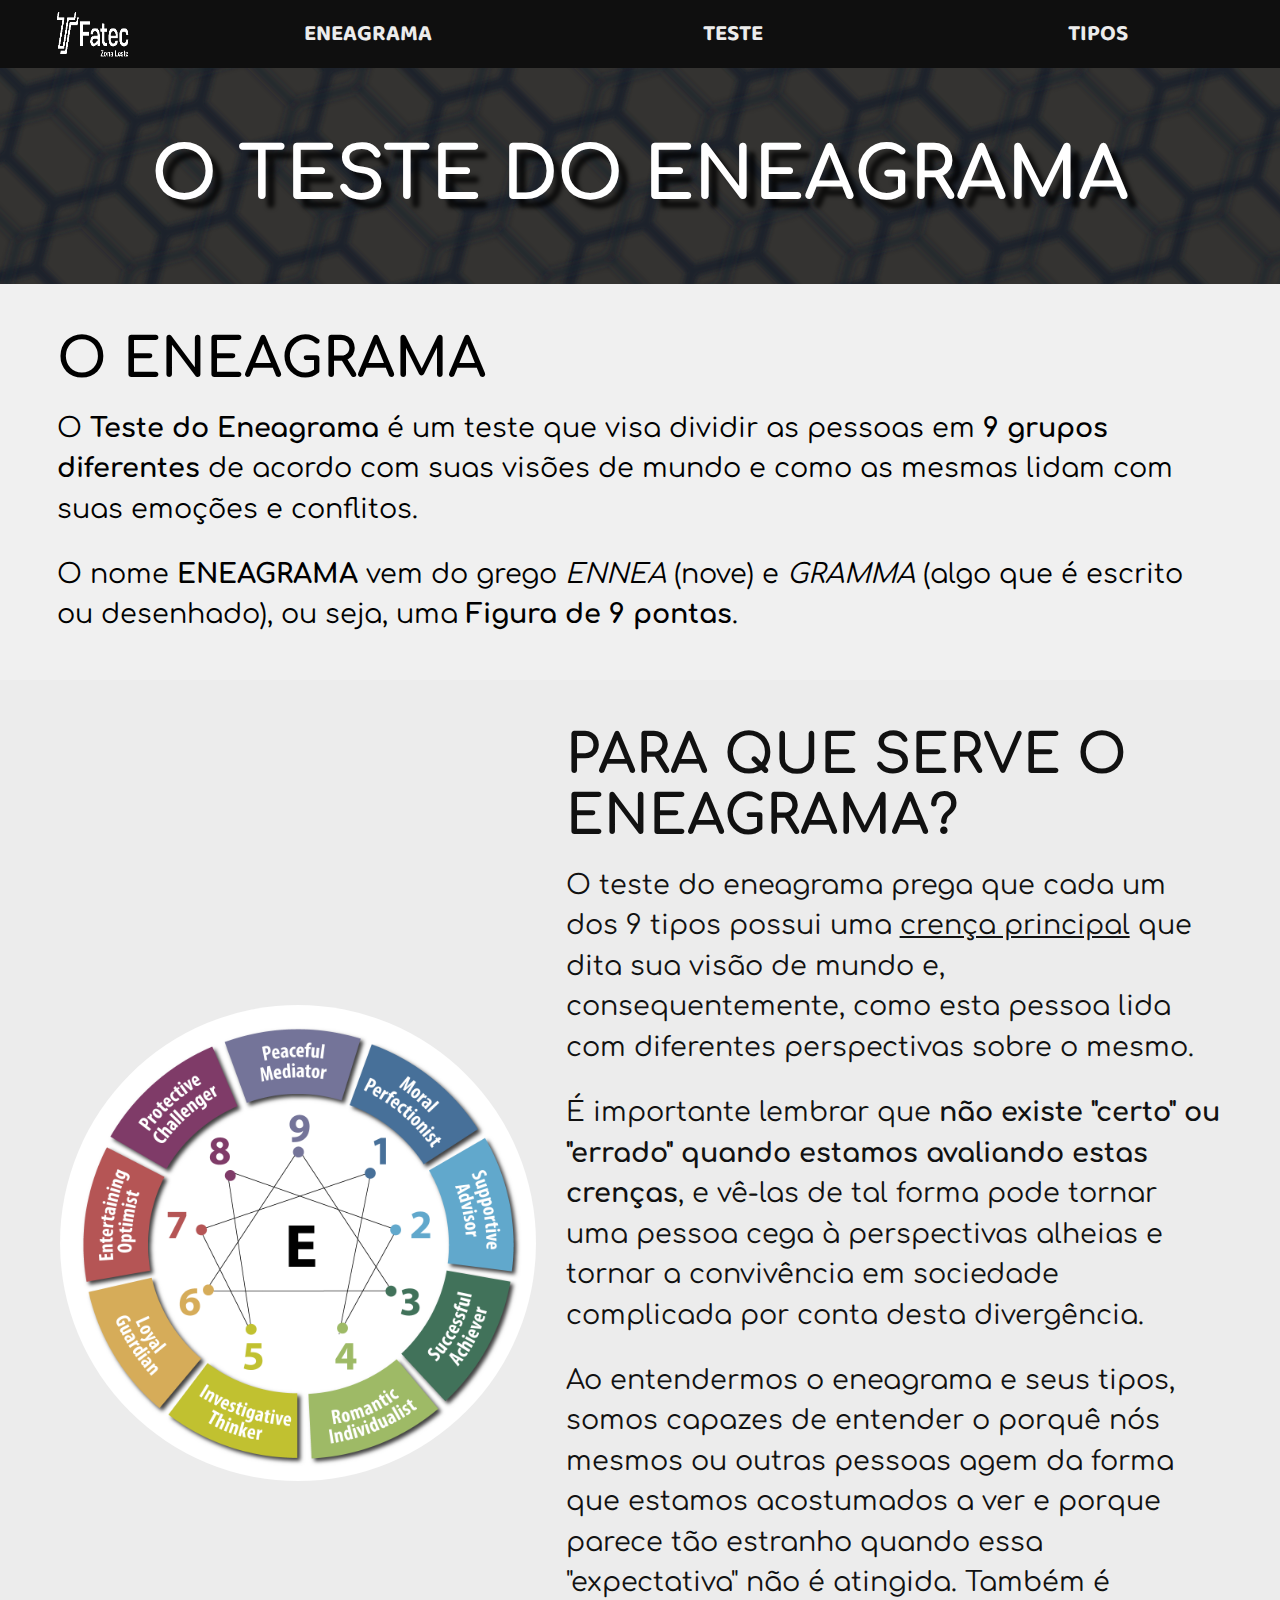
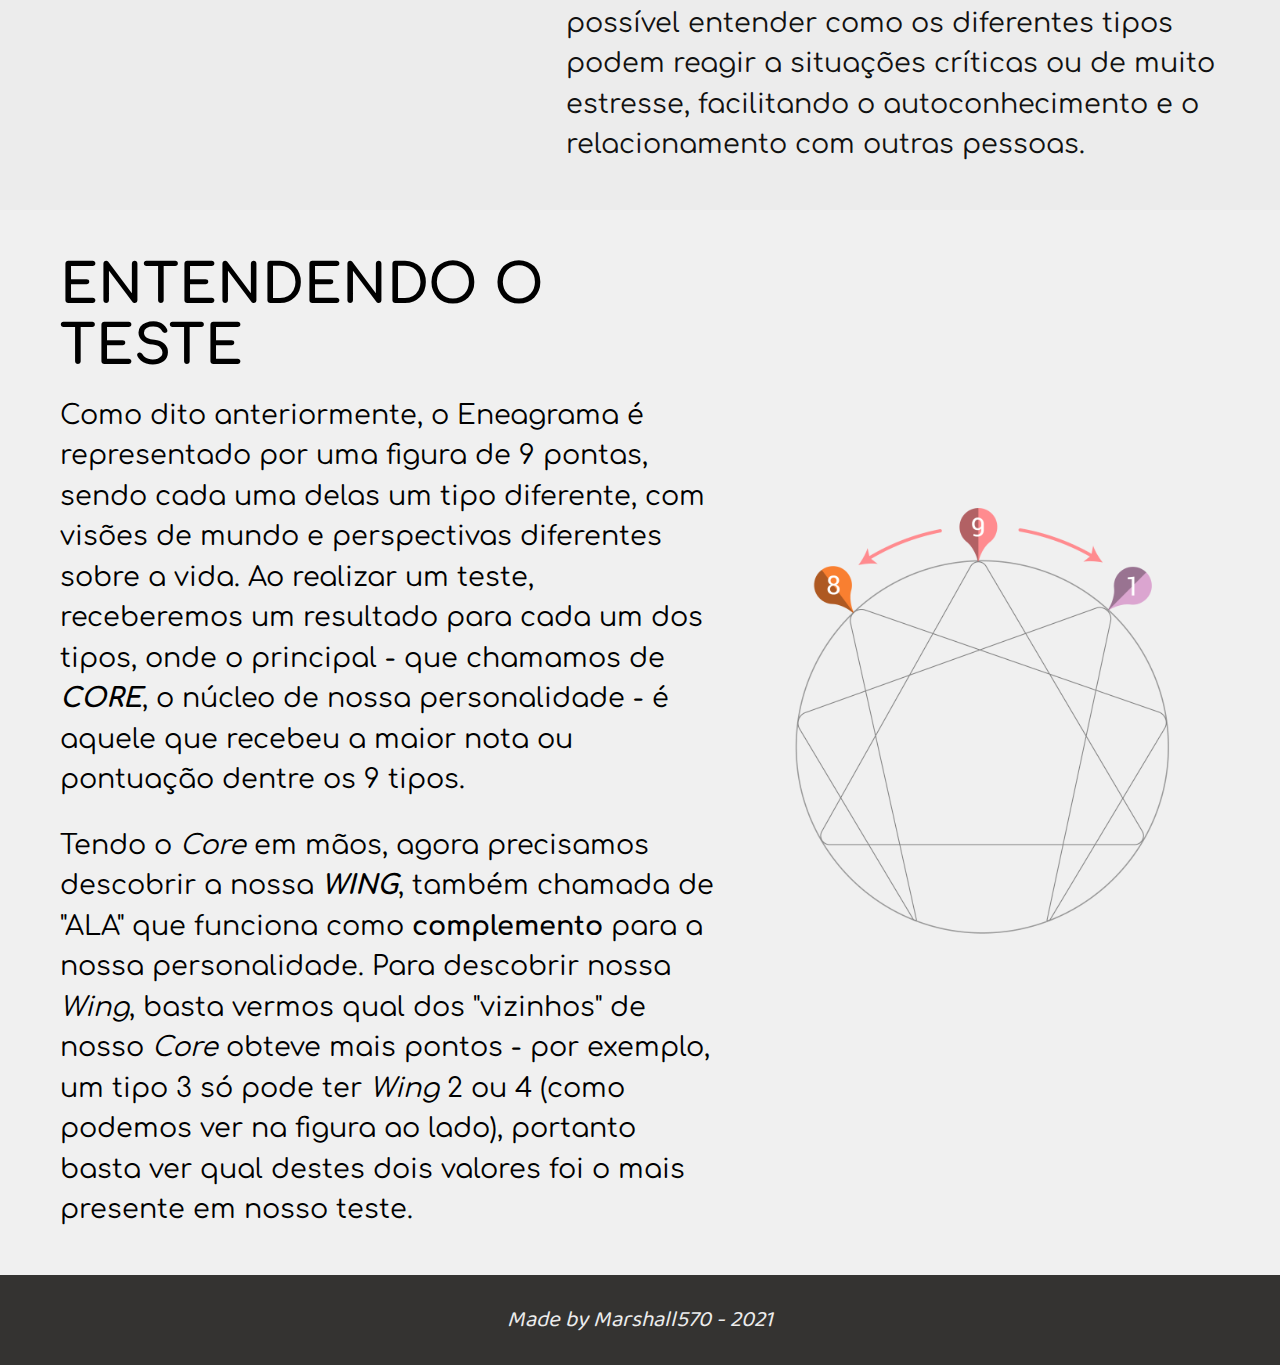
<file: index.html>
<!DOCTYPE html>
<html lang="pt-BR">

<head>
    <meta charset="UTF-8">
    <meta http-equiv="X-UA-Compatible" content="IE=edge">
    <meta name="viewport" content="width=device-width, initial-scale=1.0">
    <link rel="stylesheet" href="./global.css">
    <title>ENEAGRAMA</title>
</head>

<body>
    <header>
        <img src="./assets/fatec_symbolic.png" alt="" style="cursor: pointer;" onclick="window.location='http://www.fateczl.edu.br/'">
        <a href="./index.html">ENEAGRAMA</a>
        <a href="./src/tests/tests.html">TESTE</a>
        <a href="./src/types/types.html" class="droplink">TIPOS</a>
    </header>

    <div class="banner">
        <h1>O TESTE DO ENEAGRAMA</h1>
    </div>

    <div class="content_a">
        <div class="text" style="width: 98%;">
            <h2>O ENEAGRAMA</h2>

            <p>
                O <strong>Teste do Eneagrama</strong> é um teste que visa dividir as pessoas em
                <strong>9 grupos diferentes</strong> de acordo com suas visões de mundo e como as
                mesmas lidam com suas emoções e conflitos.
            </p>

            <p>
                O nome <strong>ENEAGRAMA</strong> vem do grego <i>ENNEA</i> (nove) e <i>GRAMMA</i>
                (algo que é escrito ou desenhado), ou seja, uma <strong>Figura de 9 pontas</strong>.
            </p>
        </div>
    </div>

    <div class="content_b">
        <div class="text">
            <h2>PARA QUE SERVE O ENEAGRAMA?</h2>

            <p>
                O teste do eneagrama prega que cada um dos 9 tipos possui uma <u>crença principal</u> que
                dita sua visão de mundo e, consequentemente, como esta pessoa lida com diferentes
                perspectivas sobre o mesmo.
            </p>

            <p>
                É importante lembrar que <strong>não existe "certo" ou "errado" quando estamos avaliando estas
                    crenças</strong>,
                e vê-las de tal forma pode tornar uma pessoa cega à perspectivas alheias e tornar a convivência em
                sociedade
                complicada por conta desta divergência.
            </p>

            <p>
                Ao entendermos o eneagrama e seus tipos, somos capazes de entender o porquê nós mesmos ou outras pessoas
                agem da
                forma que estamos acostumados a ver e porque parece tão estranho quando essa "expectativa" não é
                atingida. Também
                é possível entender como os diferentes tipos podem reagir a situações críticas ou de muito estresse,
                facilitando
                o autoconhecimento e o relacionamento com outras pessoas.
            </p>
        </div>

        <div class="image">
            <img src="assets/eneagrama.png" alt="">
        </div>
    </div>

    <div class="content_a">
        <div class="text">
            <h2>ENTENDENDO O TESTE</h2>

            <p>
                Como dito anteriormente, o Eneagrama é representado por uma figura de 9 pontas, sendo cada uma delas um
                tipo
                diferente, com visões de mundo e perspectivas diferentes sobre a vida. Ao realizar um teste, receberemos
                um
                resultado para cada um dos tipos, onde o principal - que chamamos de <strong><i>CORE</i></strong>, o
                núcleo
                de nossa personalidade - é aquele que recebeu a maior nota ou pontuação dentre os 9 tipos.
            </p>

            <p>
                Tendo o <i>Core</i> em mãos, agora precisamos descobrir a nossa <strong><i>WING</i></strong>, também
                chamada
                de "ALA" que funciona como <strong>complemento</strong> para a nossa personalidade. Para descobrir nossa
                <i>Wing</i>,
                basta vermos qual dos "vizinhos" de nosso <i>Core</i> obteve mais pontos - por exemplo, um tipo 3 só
                pode ter <i>Wing</i> 2 ou
                4 (como podemos ver na figura ao lado), portanto basta ver qual destes dois valores foi o mais presente
                em nosso
                teste.
            </p>
        </div>

        <div class="image">
            <img src="assets/wings.png" alt="">
        </div>
    </div>

    <footer>
        <a href="https://github.com/Marshall570" target="_blank" rel="noopener noreferrer">Made by Marshall570 - 2021</a>
    </footer>
</body>

</html>
</file>
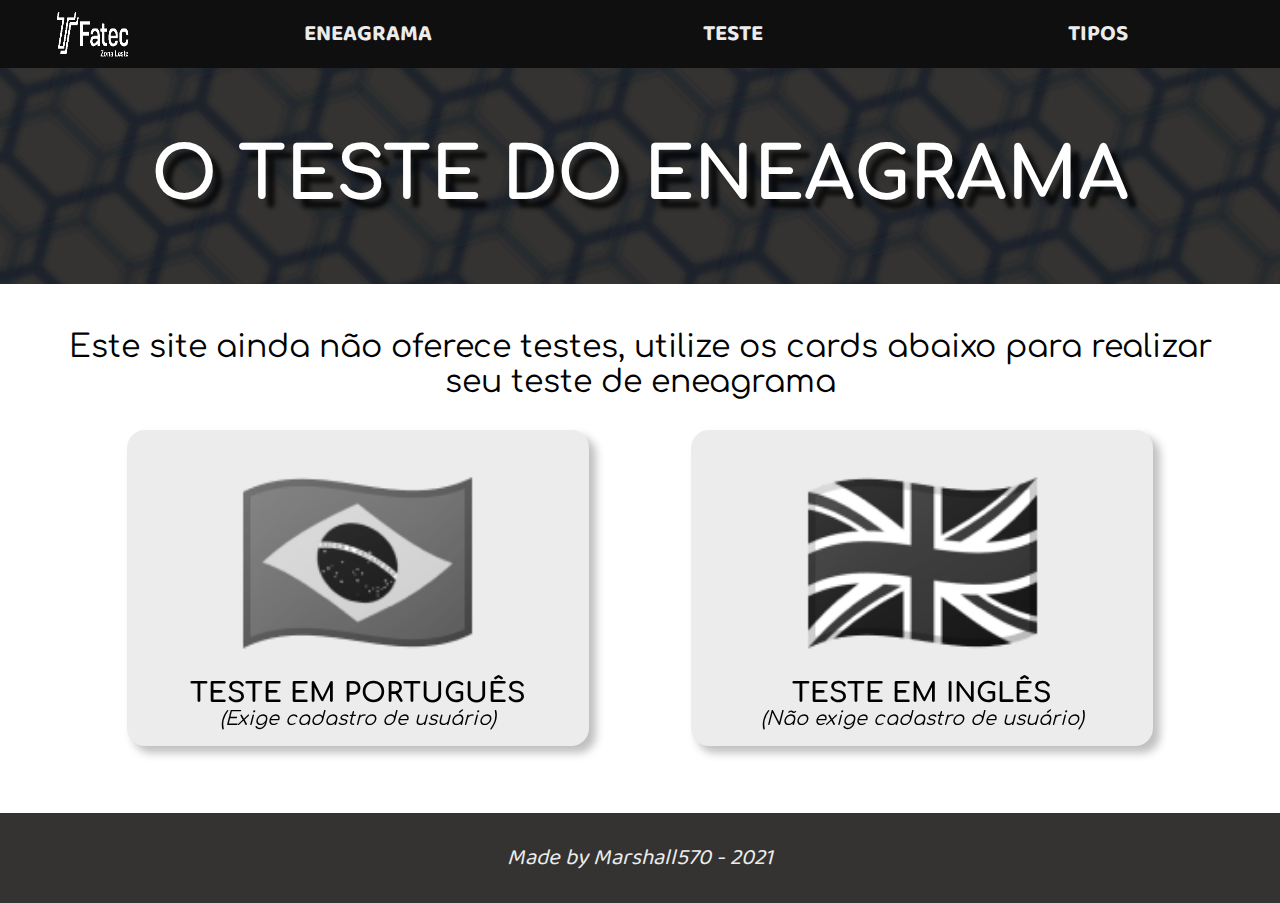
<file: src/tests/tests.html>
<!DOCTYPE html>
<html lang="pt-BR">

<head>
    <meta charset="UTF-8">
    <meta http-equiv="X-UA-Compatible" content="IE=edge">
    <meta name="viewport" content="width=device-width, initial-scale=1.0">
    <link rel="stylesheet" href="../../global.css">
    <link rel="stylesheet" href="./style.css">
    <title>TESTES</title>
</head>

<body>
    <header>
        <img src="../../assets/fatec_symbolic.png" alt="" onclick="window.location='http://www.fateczl.edu.br/'">
        <a href="../../index.html">ENEAGRAMA</a>
        <a href="./tests.html">TESTE</a>
        <a href="../types/types.html" class="droplink">TIPOS</a>
    </header>

    <div class="banner">
        <h1>O TESTE DO ENEAGRAMA</h1>
    </div>
    
    <div class="content_tests">
        <div class="test_header">
            <p>
                Este site ainda não oferece testes, utilize os cards abaixo para realizar seu teste de eneagrama
            </p>
        </div>

        <div class="card_tests">
            <div class="card" onclick="window.location='https://meueneagrama.com/test/teste-eneagrama/'">
                <h1>🇧🇷</h1>

                <p>TESTE EM PORTUGUÊS</p>
                <p>(Exige cadastro de usuário)</p>
            </div>
            
            <div class="card" onclick="window.location='https://www.truity.com/test/enneagram-personality-test'">                
                <h1>🇬🇧</h1>

                <p>TESTE EM INGLÊS</p>
                <p>(Não exige cadastro de usuário)</p>
            </div>
        </div>
    </div>

    <footer>
        <a href="https://github.com/Marshall570" target="_blank" rel="noopener noreferrer">Made by Marshall570 -
            2021</a>
    </footer>
</body>

</html>
</file>
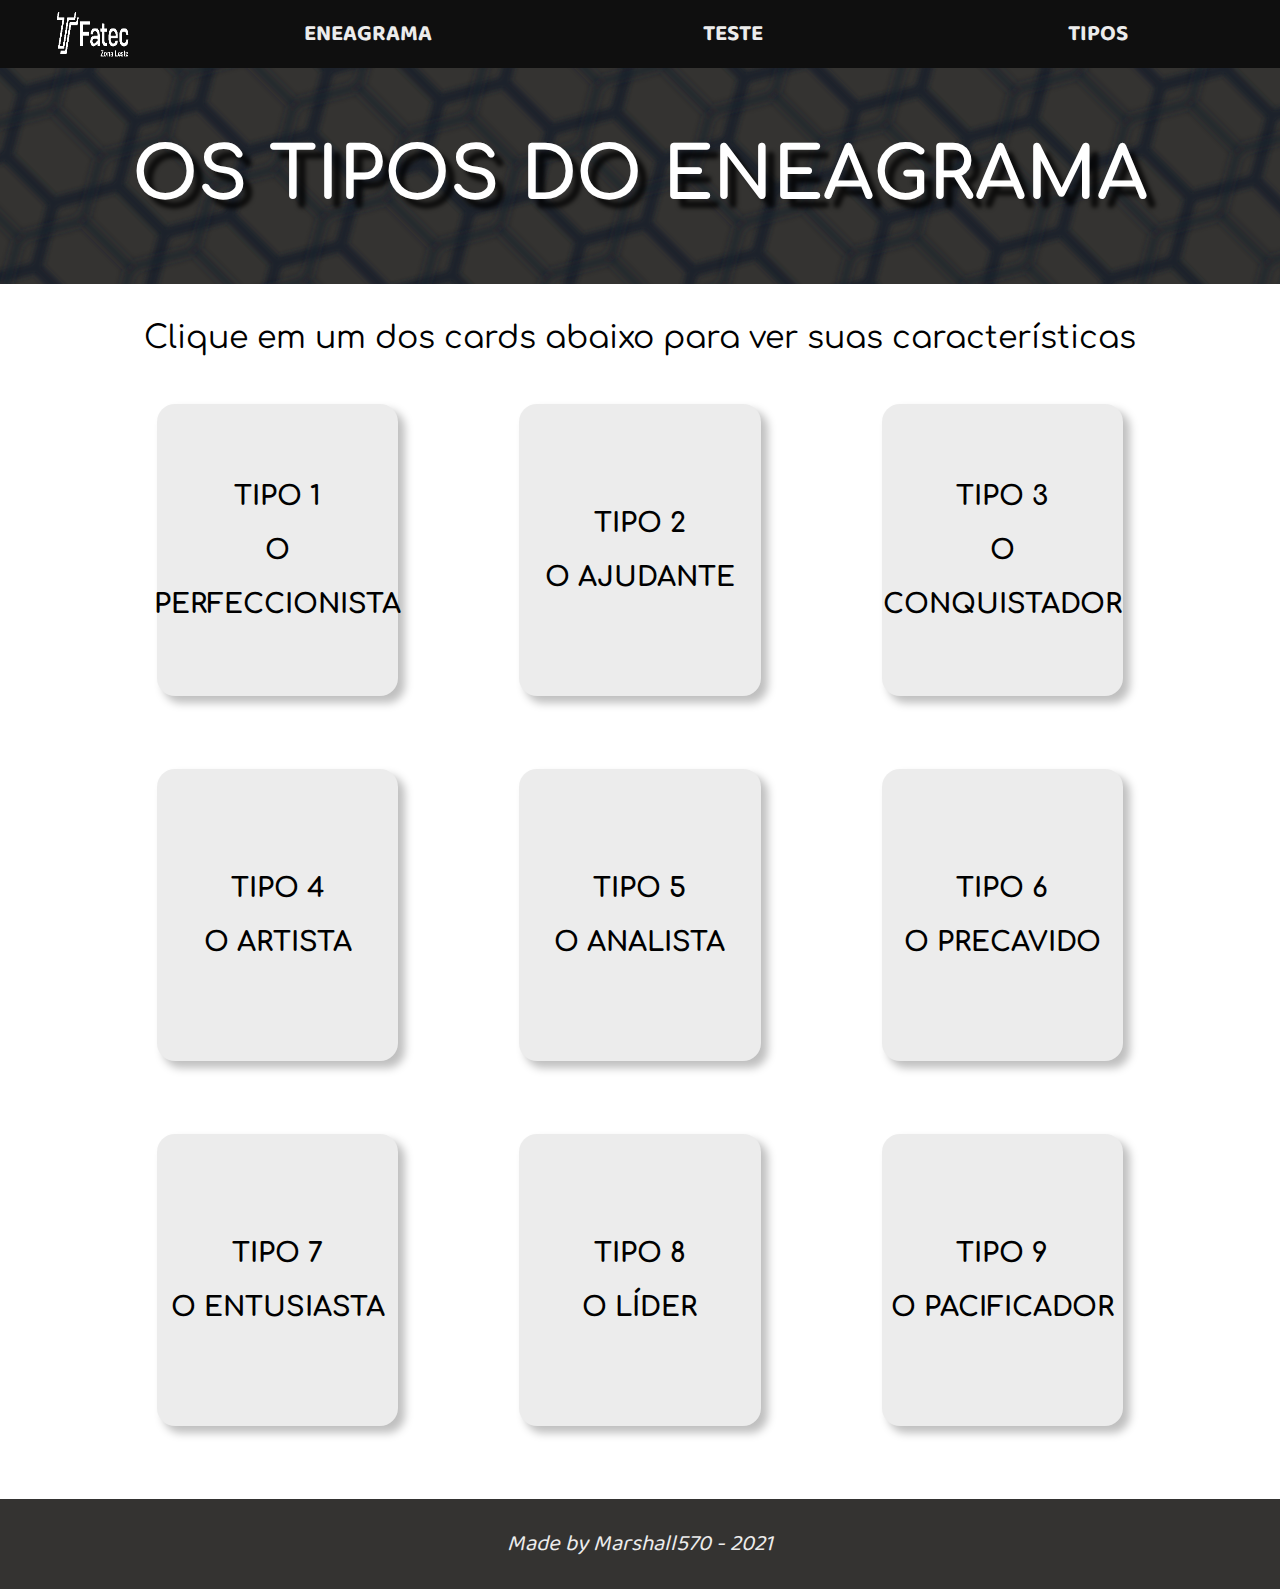
<file: src/types/types.html>
<!DOCTYPE html>
<html lang="pt-BR">

<head>
    <meta charset="UTF-8">
    <meta http-equiv="X-UA-Compatible" content="IE=edge">
    <meta name="viewport" content="width=device-width, initial-scale=1.0">
    <link rel="stylesheet" href="../../global.css">
    <link rel="stylesheet" href="./style.css">
    <title>TESTES</title>
</head>

<body>
    <header>
        <img src="../../assets/fatec_symbolic.png" alt="" onclick="window.location='http://www.fateczl.edu.br/'">
        <a href="../../index.html">ENEAGRAMA</a>
        <a href="../tests/tests.html">TESTE</a>
        <a href="./types.html" class="droplink">TIPOS</a>
    </header>

    <div class="banner">
        <h1>OS TIPOS DO ENEAGRAMA</h1>
    </div>

    <div class="content_types">
        <div class="types_header">
            <p>
                Clique em um dos cards abaixo para ver suas características
            </p>
        </div>

        <div class="cards_types">
            <div class="card_row">
                <a class="card" href="./1/type1.html">
                    TIPO 1 <br> O PERFECCIONISTA
                </a>

                <a class="card" href="./2/type2.html">
                    TIPO 2 <br> O AJUDANTE
                </a>

                <a class="card" href="./3/type3.html">
                    TIPO 3 <br> O CONQUISTADOR
                </a>
            </div>

            <div class="card_row">
                <a class="card" href="./4/type4.html">
                    TIPO 4 <br> O ARTISTA
                </a>

                <a class="card" href="./5/type5.html">
                    TIPO 5 <br> O ANALISTA
                </a>

                <a class="card" href="./6/type6.html">
                    TIPO 6 <br> O PRECAVIDO
                </a>
            </div>

            <div class="card_row">
                <a class="card" href="./7/type7.html">
                    TIPO 7 <br> O ENTUSIASTA
                </a>

                <a class="card" href="./8/type8.html">
                    TIPO 8 <br> O LÍDER
                </a>

                <a class="card" href="./9/type9.html">
                    TIPO 9 <br> O PACIFICADOR
                </a>
            </div>
        </div>
    </div>

    <footer>
        <a href="https://github.com/Marshall570" target="_blank" rel="noopener noreferrer">Made by Marshall570 -
            2021</a>
    </footer>
</body>

</html>
</file>
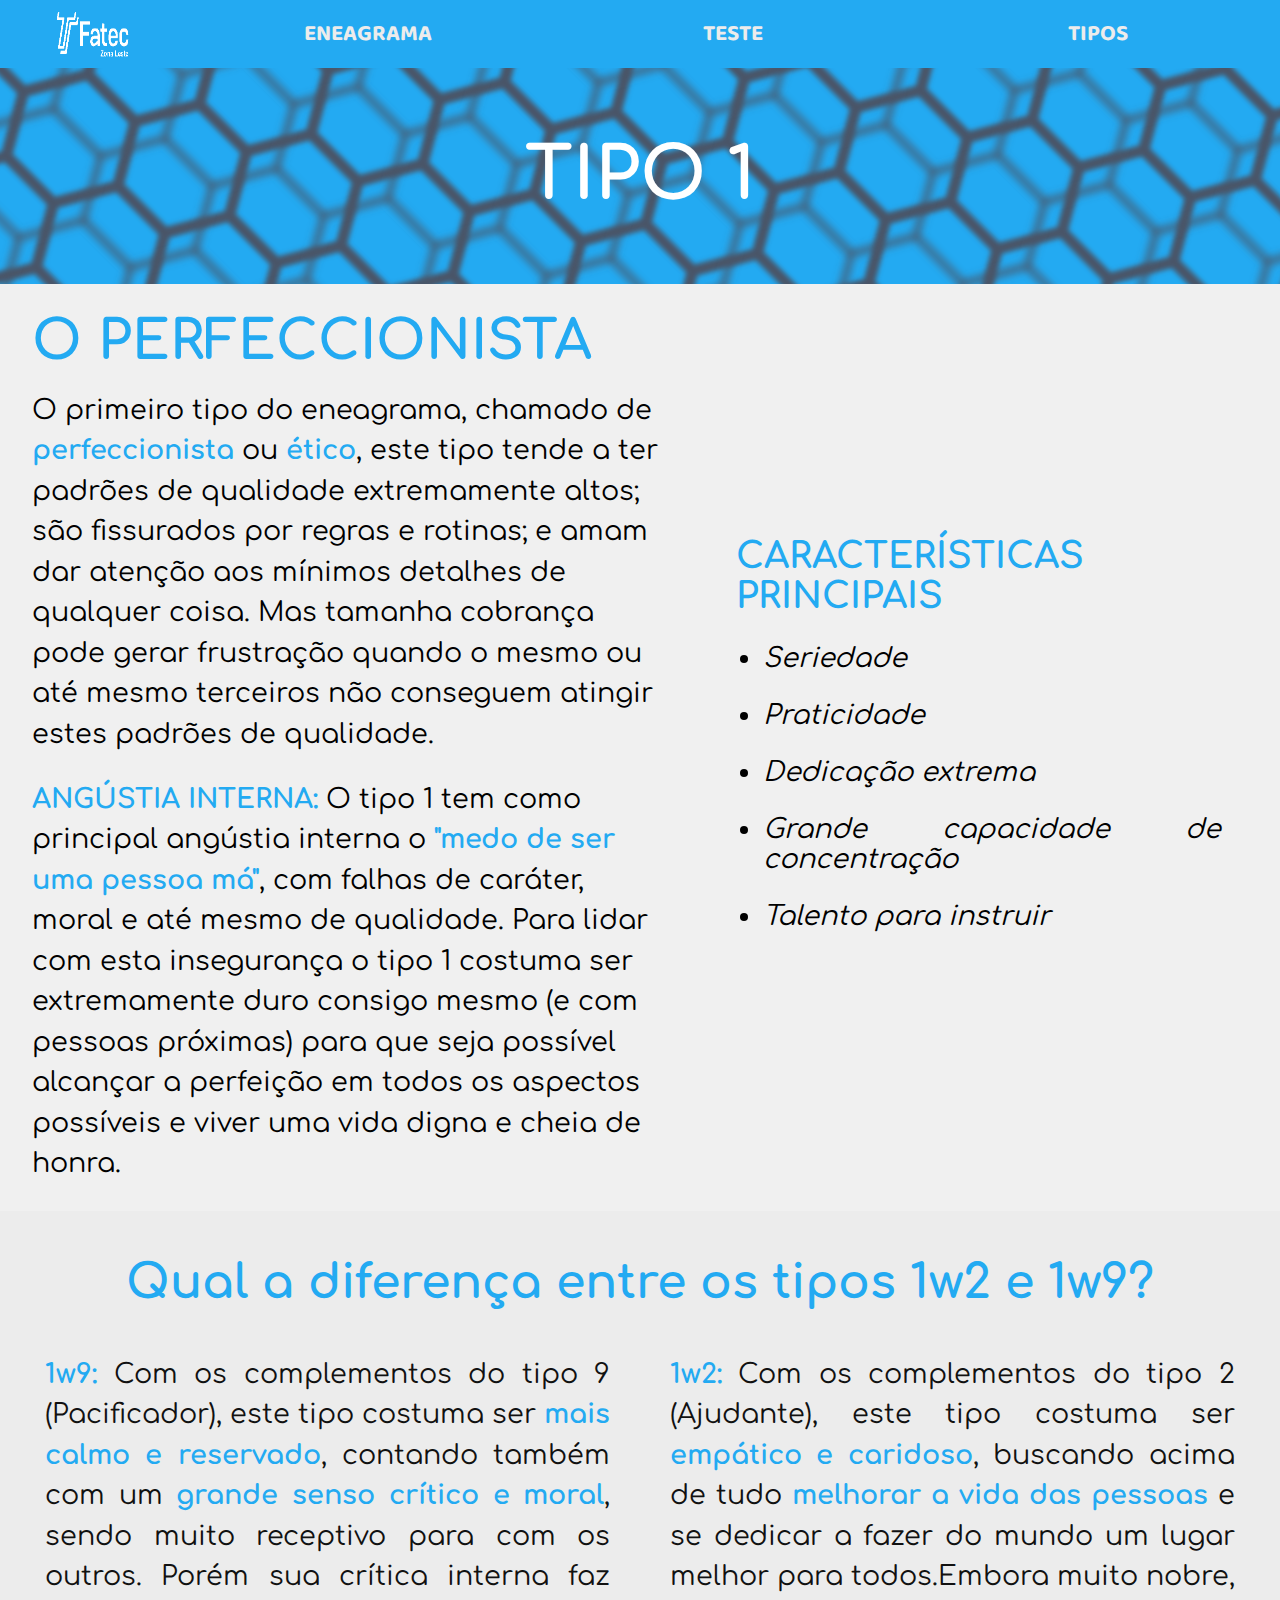
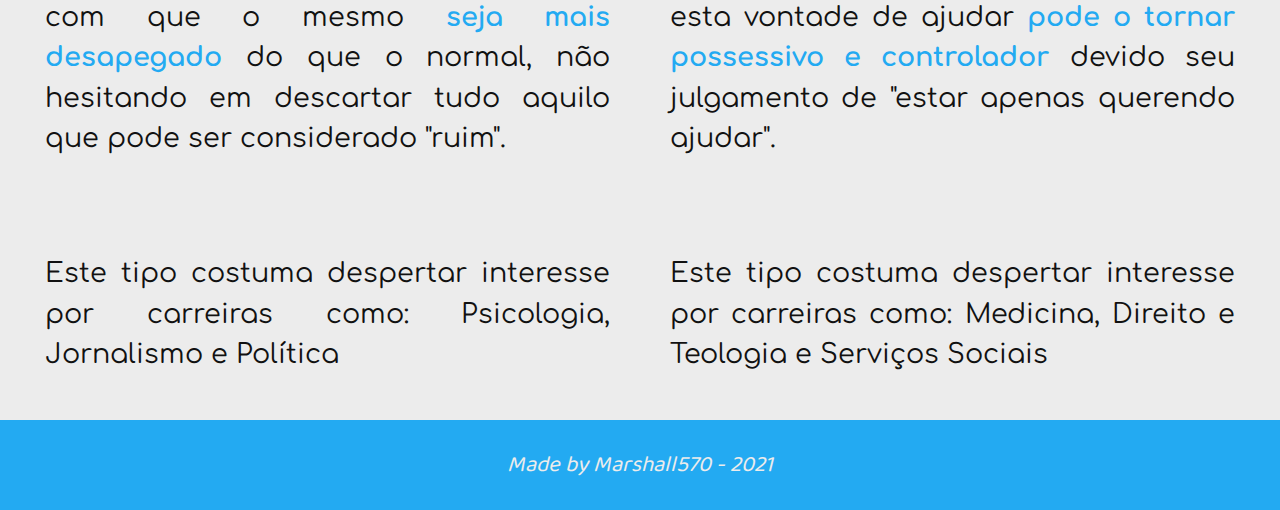
<file: src/types/1/type1.html>
<!DOCTYPE html>
<html lang="pt-BR">

<head>
    <meta charset="UTF-8">
    <meta http-equiv="X-UA-Compatible" content="IE=edge">
    <meta name="viewport" content="width=device-width, initial-scale=1.0">
    <link rel="stylesheet" href="../../../global.css">
    <link rel="stylesheet" href="./style.css">
    <title>TIPO 1 - O PERFECCIONISTA</title>
</head>

<body>
    <header>
        <img src="../../../assets/fatec_symbolic.png" alt="" style="cursor: pointer;"
            onclick="window.location='http://www.fateczl.edu.br/'">
        <a href="../../../index.html">ENEAGRAMA</a>
        <a href="../../tests/tests.html">TESTE</a>
        <a href="../types.html" class="droplink">TIPOS</a>
    </header>

    <div class="banner">
        <h1>TIPO 1</h1>
    </div>

    <div class="description">
        <div class="text">
            <h2>O PERFECCIONISTA</h2>

            <p>
                O primeiro tipo do eneagrama, chamado de <strong>perfeccionista</strong> ou <strong>ético</strong>,
                este tipo tende a ter padrões de qualidade extremamente altos; são fissurados por regras e rotinas;
                e amam dar atenção aos mínimos detalhes de qualquer coisa. Mas tamanha cobrança pode gerar frustração
                quando o mesmo ou até mesmo terceiros não conseguem atingir estes padrões de qualidade.
            </p>

            <p>
                <strong>ANGÚSTIA INTERNA:</strong> O tipo 1 tem como principal angústia interna o <strong>"medo de ser
                    uma pessoa má"</strong>, com falhas de caráter, moral e até mesmo de qualidade. Para lidar com esta
                insegurança o tipo 1 costuma ser extremamente duro consigo mesmo (e com pessoas próximas) para que
                seja possível alcançar a perfeição em todos os aspectos possíveis e viver uma vida digna e cheia de
                honra.
            </p>
        </div>

        <div class="traits">
            <h2>CARACTERÍSTICAS PRINCIPAIS</h2>

            <ul>
                <li>Seriedade</li>
                <li>Praticidade</li>
                <li>Dedicação extrema</li>
                <li>Grande capacidade de concentração</li>
                <li>Talento para instruir</li>
            </ul>
        </div>
    </div>

    <div class="wing_box">
        <div class="wing_header">
            <h2>Qual a diferença entre os tipos 1w2 e 1w9?</h2>
        </div>

        <div class="wings">
            <div class="wing_column">
                <p>
                    <strong>1w9:</strong> Com os complementos do tipo 9 (Pacificador), este tipo
                    costuma ser <strong>mais calmo e reservado</strong>, contando também com um
                    <strong>grande senso crítico e moral</strong>, sendo muito receptivo para com os outros.
                    Porém sua crítica interna faz com que o mesmo <strong>seja mais desapegado</strong>
                    do que o normal, não hesitando em descartar tudo aquilo que pode ser considerado "ruim".
                </p>

                <br>

                <p>
                    Este tipo costuma despertar interesse por carreiras como: Psicologia, Jornalismo e Política
                </p>
            </div>

            <div class="wing_column">
                <p>
                    <strong>1w2:</strong> Com os complementos do tipo 2 (Ajudante), este tipo
                    costuma ser <strong>empático e caridoso</strong>, buscando acima de tudo
                    <strong>melhorar a vida das pessoas</strong> e se dedicar a fazer do mundo um lugar melhor para
                    todos.Embora muito nobre, esta vontade de ajudar <strong>pode o tornar possessivo e
                        controlador</strong> devido seu julgamento de "estar apenas querendo ajudar".
                </p>

                <br>

                <p>
                    Este tipo costuma despertar interesse por carreiras como: Medicina, Direito e Teologia e Serviços
                    Sociais
                </p>
            </div>
        </div>
    </div>

    <!-- <div class="examples_box">
        <div class="example_header">
            <h2>Exemplos de pessoas e personagens que são tipo 1</h2>
        </div>

        <div class="example_row">
            <div class="example_area">
                <img src="./icons/itachi.jpeg" alt="">

                <p>
                    <strong>
                        Itachi Uchiha
                        <br>
                        (1w9)
                    </strong>
                </p>
            </div>

            <div class="example_area">
                <img src="./icons/batman.jpeg" alt="">

                <p>
                    <strong>
                        Batman
                        <br>
                        (1w9)
                    </strong>
                </p>
            </div>

            <div class="example_area">
                <img src="./icons/gus.jpeg" alt="">

                <p>
                    <strong>
                        Gus Fring
                        <br>
                        (1w9)
                    </strong>
                </p>
            </div>

            <div class="example_area">
                <img src="./icons/ned.png" alt="">

                <p>
                    <strong>
                        Ned Stark
                        <br>
                        (1w9)
                    </strong>
                </p>
            </div>
        </div>

        <div class="example_row">
            <div class="example_area">
                <img src="./icons/light.jpeg" alt="">

                <p>
                    <strong>
                        Light Yagami
                        <br>
                        (1w2)
                    </strong>
                </p>
            </div>

            <div class="example_area">
                <img src="./icons/greta.jpeg" alt="">

                <p>
                    <strong>
                        Greta Thumberg
                        <br>
                        (1w2)
                    </strong>
                </p>
            </div>

            <div class="example_area">
                <img src="./icons/hermione.png" alt="">

                <p>
                    <strong>
                        Hermione Granger
                        <br>
                        (1w2)
                    </strong>
                </p>
            </div>

            <div class="example_area">
                <img src="./icons/captain.png" alt="">

                <p>
                    <strong>
                        Steve Rogers
                        <br>
                        (1w2)
                    </strong>
                </p>
            </div>
        </div>
    </div> -->

    <footer>
        <a href="https://github.com/Marshall570" target="_blank" rel="noopener noreferrer">Made by Marshall570 -
            2021</a>
    </footer>
</body>

</html>
</file>
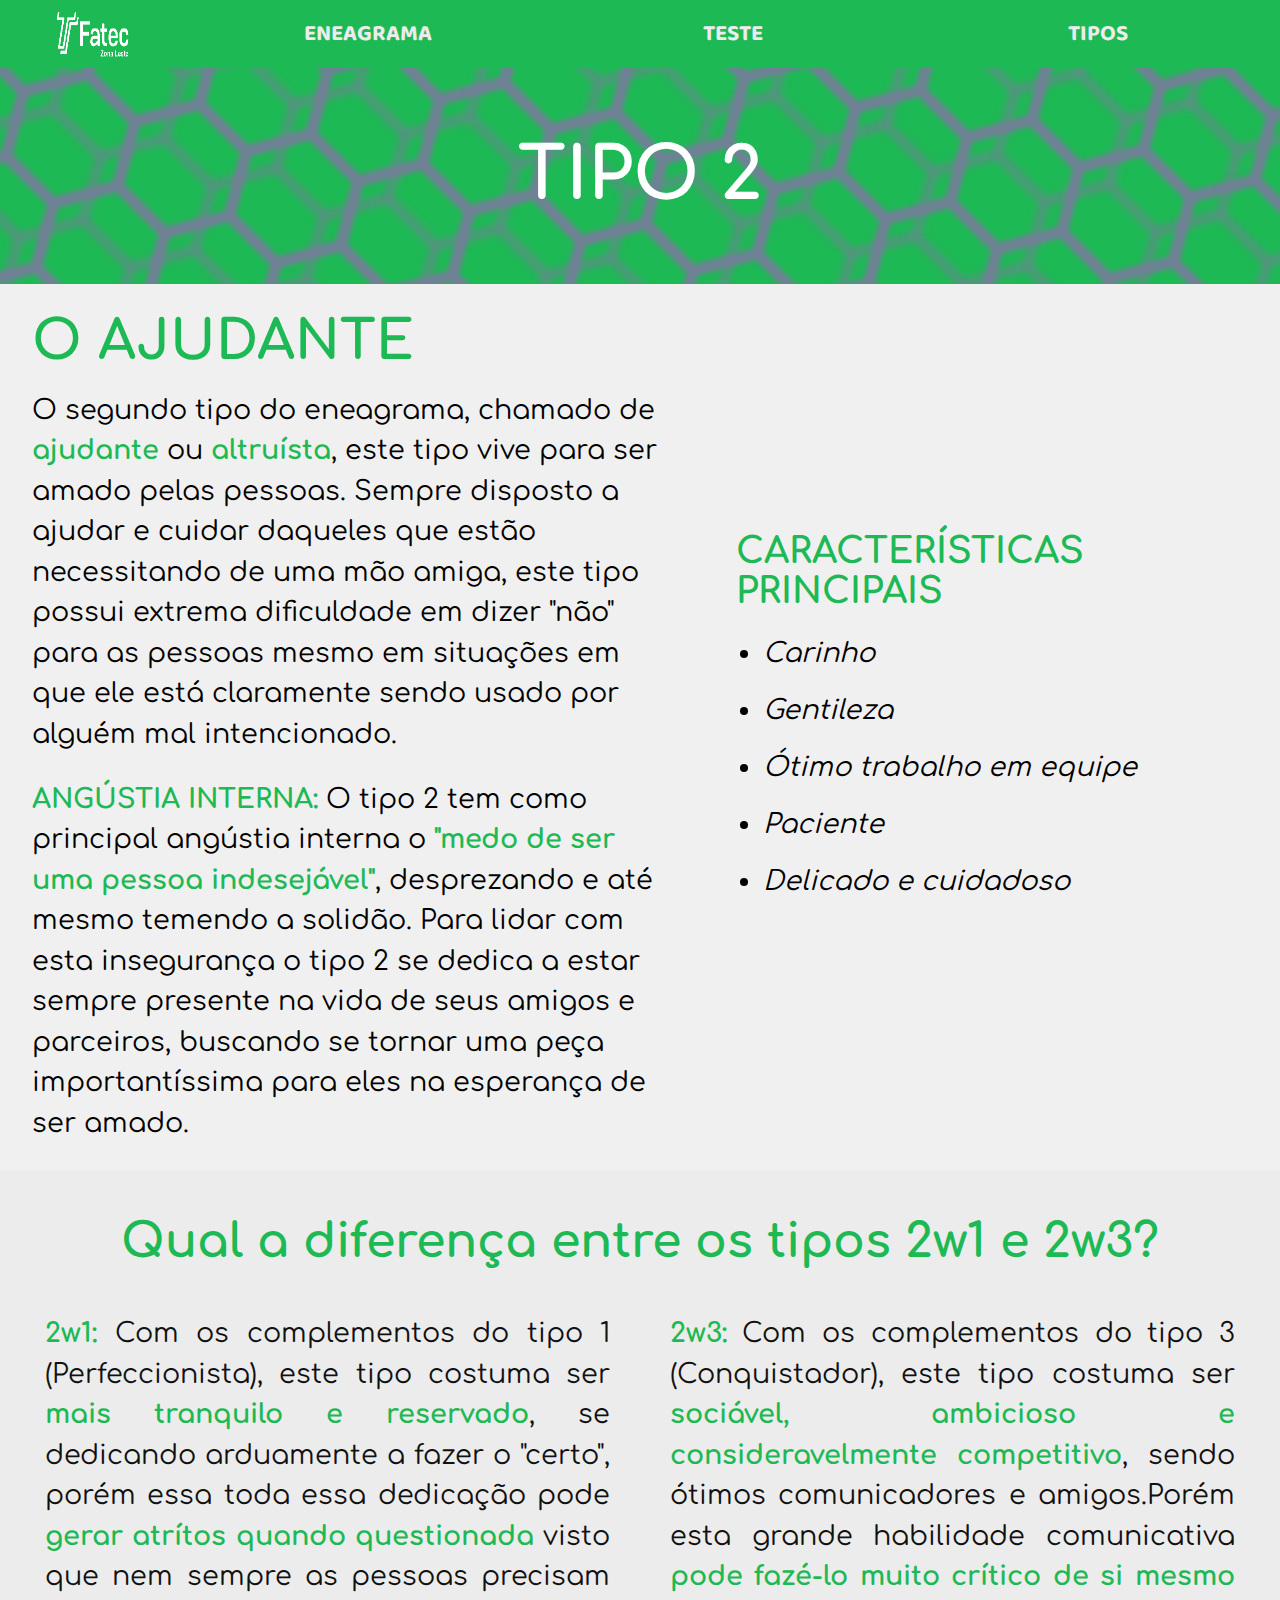
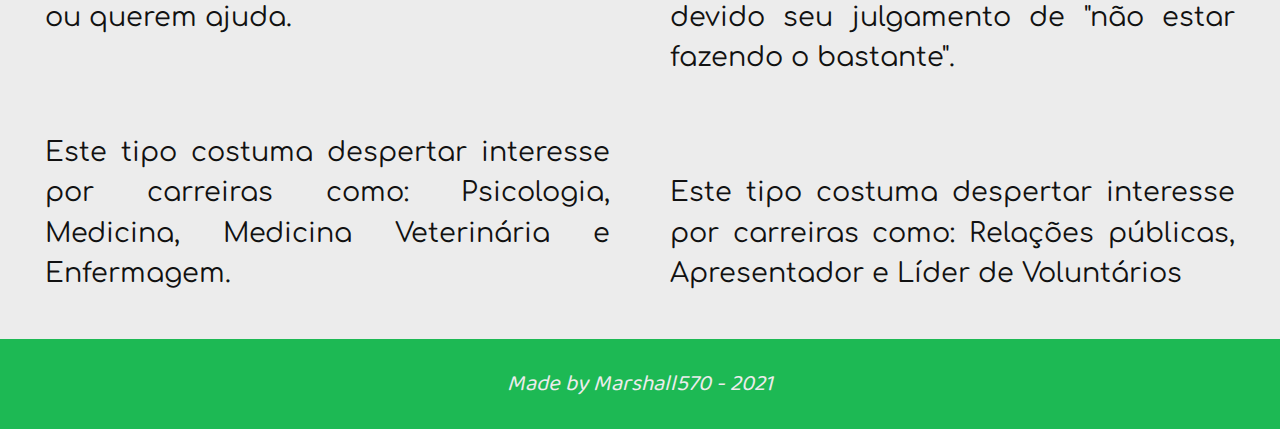
<file: src/types/2/type2.html>
<!DOCTYPE html>
<html lang="pt-BR">

<head>
    <meta charset="UTF-8">
    <meta http-equiv="X-UA-Compatible" content="IE=edge">
    <meta name="viewport" content="width=device-width, initial-scale=1.0">
    <link rel="stylesheet" href="../../../global.css">
    <link rel="stylesheet" href="./style.css">
    <title>TIPO 2 - O AJUDANTE</title>
</head>

<body>
    <header>
        <img src="../../../assets/fatec_symbolic.png" alt="" style="cursor: pointer;"
            onclick="window.location='http://www.fateczl.edu.br/'">
        <a href="../../../index.html">ENEAGRAMA</a>
        <a href="../../tests/tests.html">TESTE</a>
        <a href="../types.html" class="droplink">TIPOS</a>
    </header>

    <div class="banner">
        <h1>TIPO 2</h1>
    </div>

    <div class="description">
        <div class="text">
            <h2>O AJUDANTE</h2>

            <p>
                O segundo tipo do eneagrama, chamado de <strong>ajudante</strong> ou <strong>altruísta</strong>,
                este tipo vive para ser amado pelas pessoas. Sempre disposto a ajudar e cuidar daqueles que estão
                necessitando de uma mão amiga, este tipo possui extrema dificuldade em dizer "não" para as pessoas
                mesmo em situações em que ele está claramente sendo usado por alguém mal intencionado.
            </p>

            <p>
                <strong>ANGÚSTIA INTERNA:</strong> O tipo 2 tem como principal angústia interna o <strong>"medo de ser
                    uma pessoa indesejável"</strong>, desprezando e até mesmo temendo a solidão. Para lidar com esta
                insegurança o tipo 2 se dedica a estar sempre presente na vida de seus amigos e parceiros, buscando
                se tornar uma peça importantíssima para eles na esperança de ser amado.
            </p>
        </div>

        <div class="traits">
            <h2>CARACTERÍSTICAS PRINCIPAIS</h2>

            <ul>
                <li>Carinho</li>
                <li>Gentileza</li>
                <li>Ótimo trabalho em equipe</li>
                <li>Paciente</li>
                <li>Delicado e cuidadoso</li>
            </ul>
        </div>
    </div>

    <div class="wing_box">
        <div class="wing_header">
            <h2>Qual a diferença entre os tipos 2w1 e 2w3?</h2>
        </div>

        <div class="wings">
            <div class="wing_column">
                <p>
                    <strong>2w1:</strong> Com os complementos do tipo 1 (Perfeccionista), este tipo
                    costuma ser <strong>mais tranquilo e reservado</strong>, se dedicando arduamente a
                    fazer o "certo", porém essa toda essa dedicação pode <strong>gerar atrítos quando questionada</strong>
                    visto que nem sempre as pessoas precisam ou querem ajuda.
                </p>

                <br>

                <p>
                    Este tipo costuma despertar interesse por carreiras como: Psicologia, Medicina, Medicina Veterinária e Enfermagem.
                </p>
            </div>

            <div class="wing_column">
                <p>
                    <strong>2w3:</strong> Com os complementos do tipo 3 (Conquistador), este tipo
                    costuma ser <strong>sociável, ambicioso e consideravelmente competitivo</strong>,
                    sendo ótimos comunicadores e amigos.Porém esta grande habilidade comunicativa
                    <strong>pode fazé-lo muito crítico de si mesmo</strong> devido seu julgamento de
                    "não estar fazendo o bastante".
                </p>

                <br>

                <p>
                    Este tipo costuma despertar interesse por carreiras como: Relações públicas, Apresentador e Líder de Voluntários
                </p>
            </div>
        </div>
    </div>

    <!-- <div class="examples_box">
        <div class="example_header">
            <h2>Exemplos de pessoas e personagens que são tipo 2</h2>
        </div>

        <div class="example_row">
            <div class="example_area">
                <img src="./icons/diana.jpeg" alt="">

                <p>
                    <strong>
                        Mulher Maravilha
                        <br>
                        (2w1)
                    </strong>
                </p>
            </div>

            <div class="example_area">
                <img src="./icons/jojo.jpeg" alt="">

                <p>
                    <strong>
                        Jonathan Joestar
                        <br>
                        (2w1)
                    </strong>
                </p>
            </div>

            <div class="example_area">
                <img src="./icons/lily.jpeg" alt="">

                <p>
                    <strong>
                        Lilly Aldrin
                        <br> 
                        (2w1)
                    </strong>
                </p>
            </div>

            <div class="example_area">
                <img src="./icons/steven.jpeg" alt="">

                <p>
                    <strong>
                        Steven Universe
                        <br> 
                        (2w1)
                    </strong>
                </p>
            </div>
        </div>

        <div class="example_row">
            <div class="example_area">
                <img src="./icons/orumaito.jpeg" alt="">

                <p>
                    <strong>
                        All Might
                        <br>
                        (2w3)
                    </strong>
                </p>
            </div>

            <div class="example_area">
                <img src="./icons/sumi.jpeg" alt="">

                <p>
                    <strong>
                        Kasumi Yoshizawa
                        <br>
                        (2w3)
                    </strong>
                </p>
            </div>

            <div class="example_area">
                <img src="./icons/harry.jpeg" alt="">

                <p>
                    <strong>
                        Harry Styles
                        <br>
                        (2w3)
                    </strong>
                </p>
            </div>

            <div class="example_area">
                <img src="./icons/peeta.jpeg" alt="">

                <p>
                    <strong>
                        Peeta Mellark
                        <br>
                        (2w3)
                    </strong>
                </p>
            </div>
        </div>
    </div> -->

    <footer>
        <a href="https://github.com/Marshall570" target="_blank" rel="noopener noreferrer">Made by Marshall570 -
            2021</a>
    </footer>
</body>

</html>
</file>
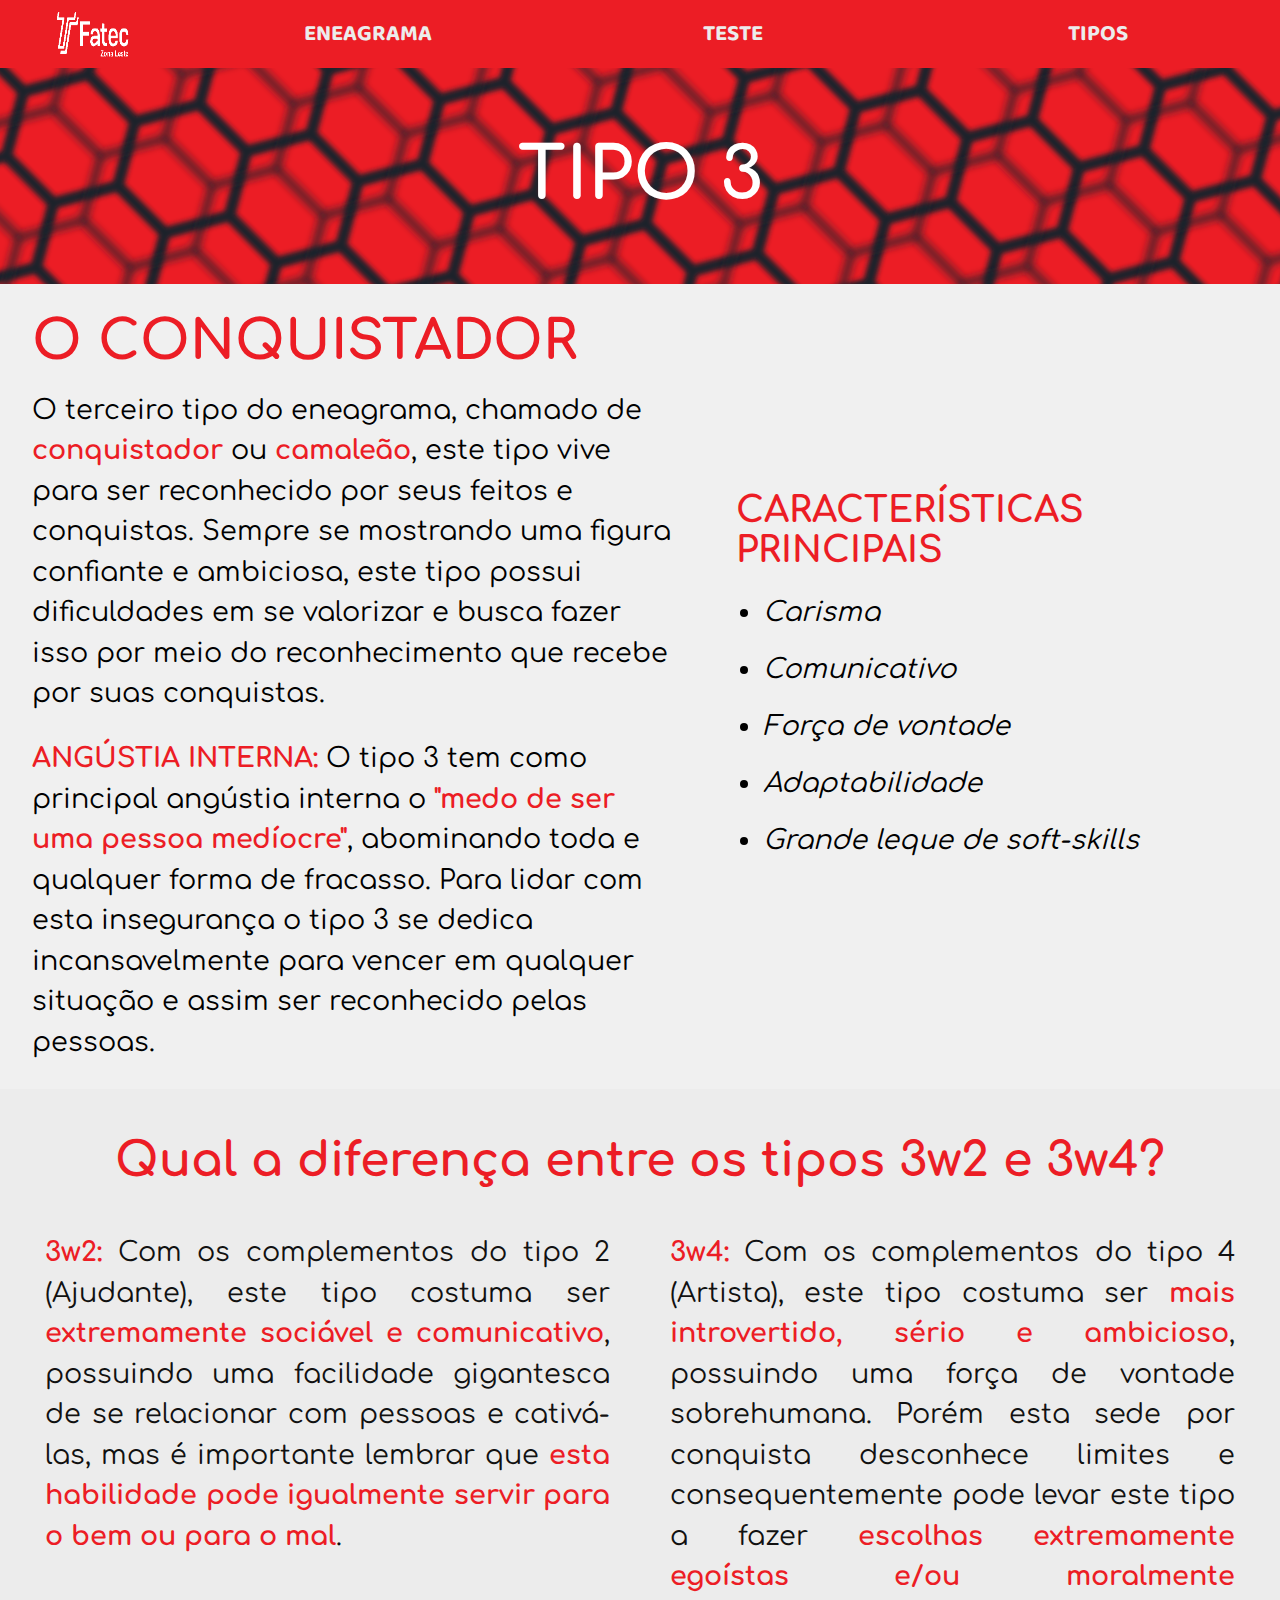
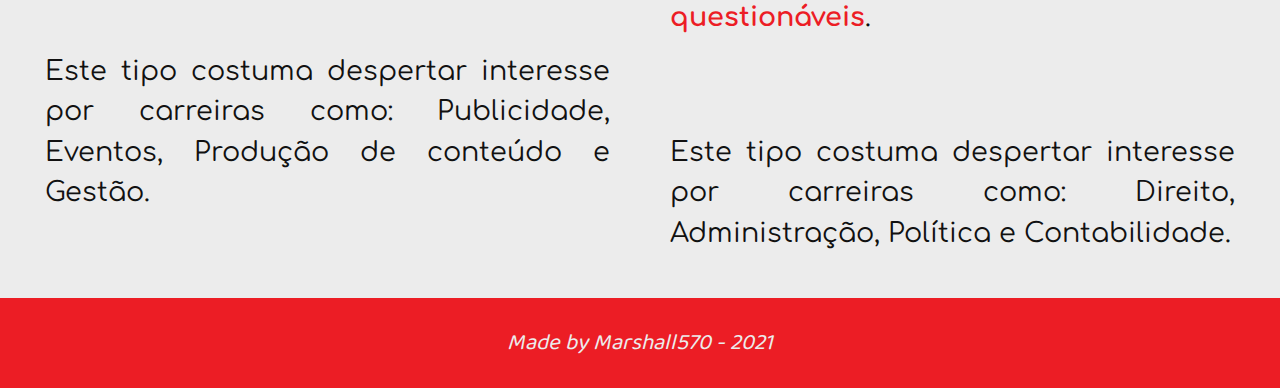
<file: src/types/3/type3.html>
<!DOCTYPE html>
<html lang="pt-BR">

<head>
    <meta charset="UTF-8">
    <meta http-equiv="X-UA-Compatible" content="IE=edge">
    <meta name="viewport" content="width=device-width, initial-scale=1.0">
    <link rel="stylesheet" href="../../../global.css">
    <link rel="stylesheet" href="./style.css">
    <title>TIPO 3 - O CONQUISTADOR</title>
</head>

<body>
    <header>
        <img src="../../../assets/fatec_symbolic.png" alt="" style="cursor: pointer;"
            onclick="window.location='http://www.fateczl.edu.br/'">
        <a href="../../../index.html">ENEAGRAMA</a>
        <a href="../../tests/tests.html">TESTE</a>
        <a href="../types.html" class="droplink">TIPOS</a>
    </header>

    <div class="banner">
        <h1>TIPO 3</h1>
    </div>

    <div class="description">
        <div class="text">
            <h2>O CONQUISTADOR</h2>

            <p>
                O terceiro tipo do eneagrama, chamado de <strong>conquistador</strong> ou <strong>camaleão</strong>,
                este tipo vive para ser reconhecido por seus feitos e conquistas. Sempre se mostrando uma figura
                confiante
                e ambiciosa, este tipo possui dificuldades em se valorizar e busca fazer isso por meio do reconhecimento
                que recebe por suas conquistas.
            </p>

            <p>
                <strong>ANGÚSTIA INTERNA:</strong> O tipo 3 tem como principal angústia interna o <strong>"medo de ser
                    uma pessoa medíocre"</strong>, abominando toda e qualquer forma de fracasso. Para lidar com esta
                insegurança o tipo 3 se dedica incansavelmente para vencer em qualquer situação e assim ser reconhecido
                pelas pessoas.
            </p>
        </div>

        <div class="traits">
            <h2>CARACTERÍSTICAS PRINCIPAIS</h2>

            <ul>
                <li>Carisma</li>
                <li>Comunicativo</li>
                <li>Força de vontade</li>
                <li>Adaptabilidade</li>
                <li>Grande leque de soft-skills</li>
            </ul>
        </div>
    </div>

    <div class="wing_box">
        <div class="wing_header">
            <h2>Qual a diferença entre os tipos 3w2 e 3w4?</h2>
        </div>

        <div class="wings">
            <div class="wing_column">
                <p>
                    <strong>3w2:</strong> Com os complementos do tipo 2 (Ajudante), este tipo
                    costuma ser <strong>extremamente sociável e comunicativo</strong>, possuindo uma
                    facilidade gigantesca de se relacionar com pessoas e cativá-las, mas é importante
                    lembrar que <strong>esta habilidade pode igualmente servir para o bem ou para o mal</strong>.
                </p>

                <br>

                <p>
                    Este tipo costuma despertar interesse por carreiras como: Publicidade, Eventos, Produção de conteúdo
                    e Gestão.
                </p>
            </div>

            <div class="wing_column">
                <p>
                    <strong>3w4:</strong> Com os complementos do tipo 4 (Artista), este tipo
                    costuma ser <strong>mais introvertido, sério e ambicioso</strong>, possuindo uma
                    força de vontade sobrehumana. Porém esta sede por conquista desconhece limites e
                    consequentemente pode levar este tipo a fazer <strong>escolhas extremamente egoístas
                        e/ou moralmente questionáveis</strong>.
                </p>

                <br>

                <p>
                    Este tipo costuma despertar interesse por carreiras como: Direito, Administração, Política e
                    Contabilidade.
                </p>
            </div>
        </div>
    </div>

    <!-- <div class="examples_box">
        <div class="example_header">
            <h2>Exemplos de pessoas e personagens que são tipo 3</h2>
        </div>

        <div class="example_row">
            <div class="example_area">
                <img src="./icons/felipeneto.jpeg" alt="">

                <p>
                    <strong>
                        Felipe Neto
                        <br>
                        (3w2)
                    </strong>
                </p>
            </div>

            <div class="example_area">
                <img src="./icons/reginageorge.jpeg" alt="">

                <p>
                    <strong>
                        Regina George
                        <br>
                        (3w2)
                    </strong>
                </p>
            </div>

            <div class="example_area">
                <img src="./icons/akechi.jpeg" alt="">

                <p>
                    <strong>
                        Goro Akechi
                        <br>
                        (3w2)
                    </strong>
                </p>
            </div>

            <div class="example_area">
                <img src="./icons/obama.jpg" alt="">

                <p>
                    <strong>
                        Barack Obama
                        <br>
                        (3w2)
                    </strong>
                </p>
            </div>
        </div>

        <div class="example_row">
            <div class="example_area">
                <img src="./icons/azula.jpeg" alt="">

                <p>
                    <strong>
                        Azula
                        <br>
                        (3w4)
                    </strong>
                </p>
            </div>

            <div class="example_area">
                <img src="./icons/griffth.jpeg" alt="">

                <p>
                    <strong>
                        Griffith
                        <br>
                        (3w4)
                    </strong>
                </p>
            </div>

            <div class="example_area">
                <img src="./icons/cersei.jpeg" alt="">

                <p>
                    <strong>
                        Cersei Lannister
                        <br>
                        (3w4)
                    </strong>
                </p>
            </div>

            <div class="example_area">
                <img src="./icons/bateman.jpeg" alt="">

                <p>
                    <strong>
                        Patrick Bateman
                        <br>
                        (3w4)
                    </strong>
                </p>
            </div>
        </div>
    </div> -->

    <footer>
        <a href="https://github.com/Marshall570" target="_blank" rel="noopener noreferrer">Made by Marshall570 -
            2021</a>
    </footer>
</body>

</html>
</file>
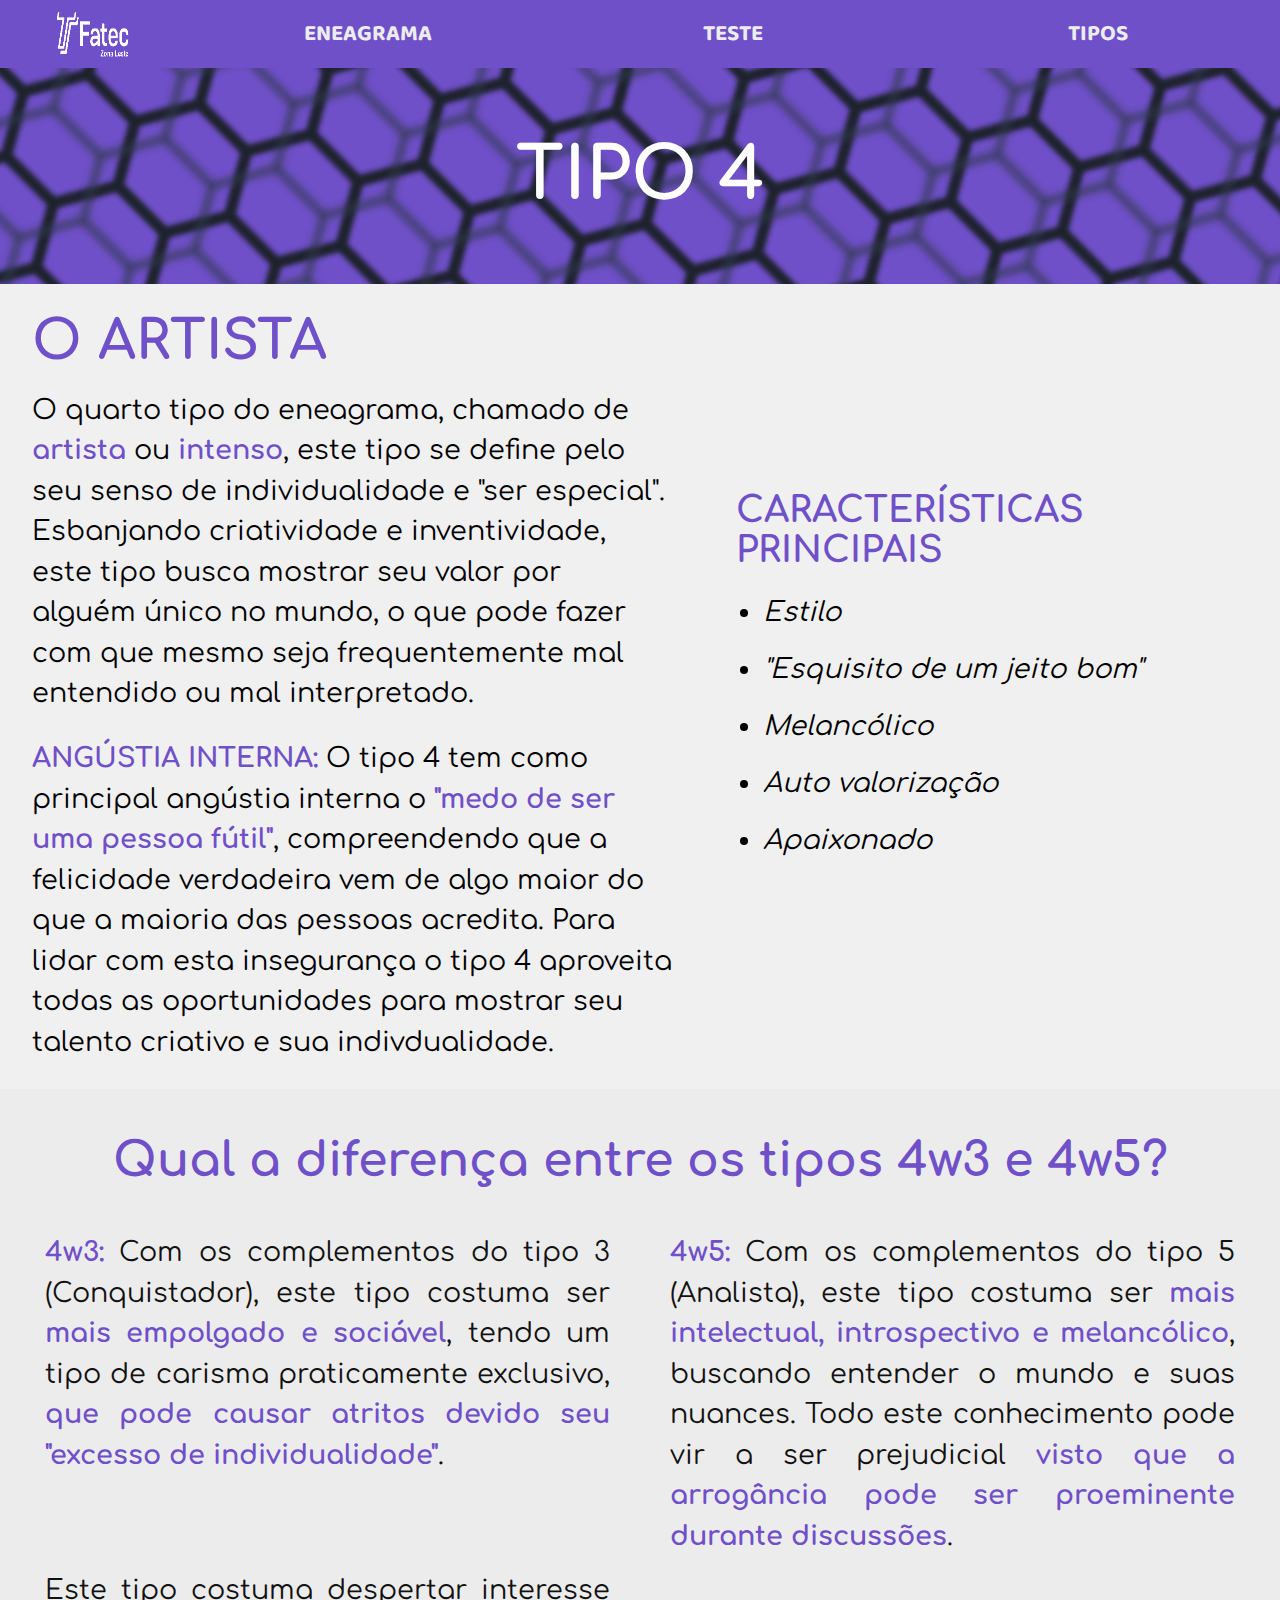
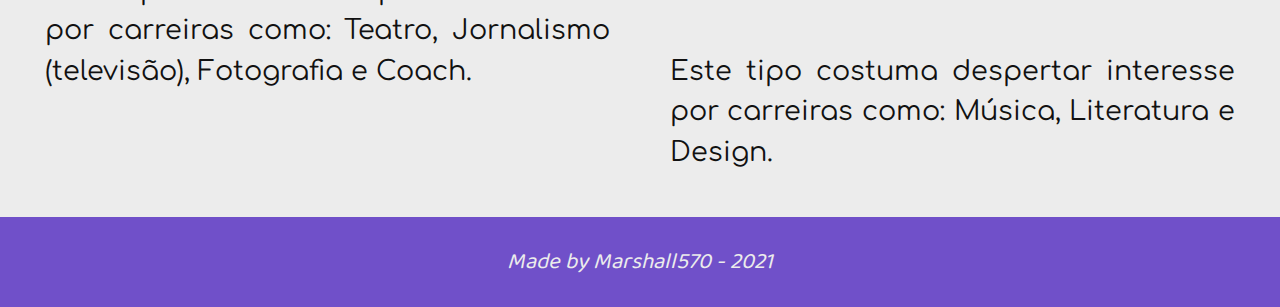
<file: src/types/4/type4.html>
<!DOCTYPE html>
<html lang="pt-BR">

<head>
    <meta charset="UTF-8">
    <meta http-equiv="X-UA-Compatible" content="IE=edge">
    <meta name="viewport" content="width=device-width, initial-scale=1.0">
    <link rel="stylesheet" href="../../../global.css">
    <link rel="stylesheet" href="./style.css">
    <title>TIPO 4 - O ARTISTA</title>
</head>

<body>
    <header>
        <img src="../../../assets/fatec_symbolic.png" alt="" style="cursor: pointer;"
            onclick="window.location='http://www.fateczl.edu.br/'">
        <a href="../../../index.html">ENEAGRAMA</a>
        <a href="../../tests/tests.html">TESTE</a>
        <a href="../types.html" class="droplink">TIPOS</a>
    </header>

    <div class="banner">
        <h1>TIPO 4</h1>
    </div>

    <div class="description">
        <div class="text">
            <h2>O ARTISTA</h2>

            <p>
                O quarto tipo do eneagrama, chamado de <strong>artista</strong> ou <strong>intenso</strong>,
                este tipo se define pelo seu senso de individualidade e "ser especial". Esbanjando criatividade
                e inventividade, este tipo busca mostrar seu valor por alguém único no mundo, o que pode fazer com
                que mesmo seja frequentemente mal entendido ou mal interpretado.
            </p>

            <p>
                <strong>ANGÚSTIA INTERNA:</strong> O tipo 4 tem como principal angústia interna o <strong>"medo de ser
                    uma pessoa fútil"</strong>, compreendendo que a felicidade verdadeira vem de algo maior do que a
                maioria das pessoas acredita. Para lidar com esta insegurança o tipo 4 aproveita todas as oportunidades
                para mostrar seu talento criativo e sua indivdualidade.
            </p>
        </div>

        <div class="traits">
            <h2>CARACTERÍSTICAS PRINCIPAIS</h2>

            <ul>
                <li>Estilo</li>
                <li>"Esquisito de um jeito bom"</li>
                <li>Melancólico</li>
                <li>Auto valorização</li>
                <li>Apaixonado</li>
            </ul>
        </div>
    </div>

    <div class="wing_box">
        <div class="wing_header">
            <h2>Qual a diferença entre os tipos 4w3 e 4w5?</h2>
        </div>

        <div class="wings">
            <div class="wing_column">
                <p>
                    <strong>4w3:</strong> Com os complementos do tipo 3 (Conquistador), este tipo
                    costuma ser <strong>mais empolgado e sociável</strong>, tendo um tipo de carisma
                    praticamente exclusivo, <strong>que pode causar atritos devido seu "excesso de
                        individualidade"</strong>.
                </p>

                <br>

                <p>
                    Este tipo costuma despertar interesse por carreiras como: Teatro, Jornalismo (televisão), Fotografia
                    e Coach.
                </p>
            </div>

            <div class="wing_column">
                <p>
                    <strong>4w5:</strong> Com os complementos do tipo 5 (Analista), este tipo
                    costuma ser <strong>mais intelectual, introspectivo e melancólico</strong>, buscando entender
                    o mundo e suas nuances. Todo este conhecimento pode vir a ser prejudicial
                    <strong>visto que a arrogância pode ser proeminente durante discussões</strong>.
                </p>

                <br>

                <p>
                    Este tipo costuma despertar interesse por carreiras como: Música, Literatura e Design.
                </p>
            </div>
        </div>
    </div>

    <!-- <div class="examples_box">
        <div class="example_header">
            <h2>Exemplos de pessoas e personagens que são tipo 4</h2>
        </div>

        <div class="example_row">
            <div class="example_area">
                <img src="./icons/loki.jpeg" alt="">

                <p>
                    <strong>
                        Loki
                        <br>
                        (4w3)
                    </strong>
                </p>
            </div>

            <div class="example_area">
                <img src="./icons/michael.jpeg" alt="">

                <p>
                    <strong>
                        Michael Jackson
                        <br>
                        (4w3)
                    </strong>
                </p>
            </div>

            <div class="example_area">
                <img src="./icons/lennon.jpeg" alt="">

                <p>
                    <strong>
                        John Lennon
                        <br>
                        (4w3)
                    </strong>
                </p>
            </div>

            <div class="example_area">
                <img src="./icons/squid.jpeg" alt="">

                <p>
                    <strong>
                        Lula Molusco
                        <br>
                        (4w3)
                    </strong>
                </p>
            </div>
        </div>

        <div class="example_row">
            <div class="example_area">
                <img src="./icons/kurt.jpeg" alt="">

                <p>
                    <strong>
                        Kurt Cobain
                        <br>
                        (4w5)
                    </strong>
                </p>
            </div>

            <div class="example_area">
                <img src="./icons/yuri.jpeg" alt="">

                <p>
                    <strong>
                        Yuri
                        <br>
                        (4w5)
                    </strong>
                </p>
            </div>

            <div class="example_area">
                <img src="./icons/joe.png" alt="">

                <p>
                    <strong>
                        Joe Goldberg
                        <br> 
                        (4w5)
                    </strong>
                </p>
            </div>

            <div class="example_area">
                <img src="./icons/poe.jpeg" alt="">

                <p>
                    <strong>
                        Edgar Allan Poe
                        <br> 
                        (4w5)
                    </strong>
                </p>                
            </div>
        </div>
    </div> -->

    <footer>
        <a href="https://github.com/Marshall570" target="_blank" rel="noopener noreferrer">Made by Marshall570 -
            2021</a>
    </footer>
</body>

</html>
</file>
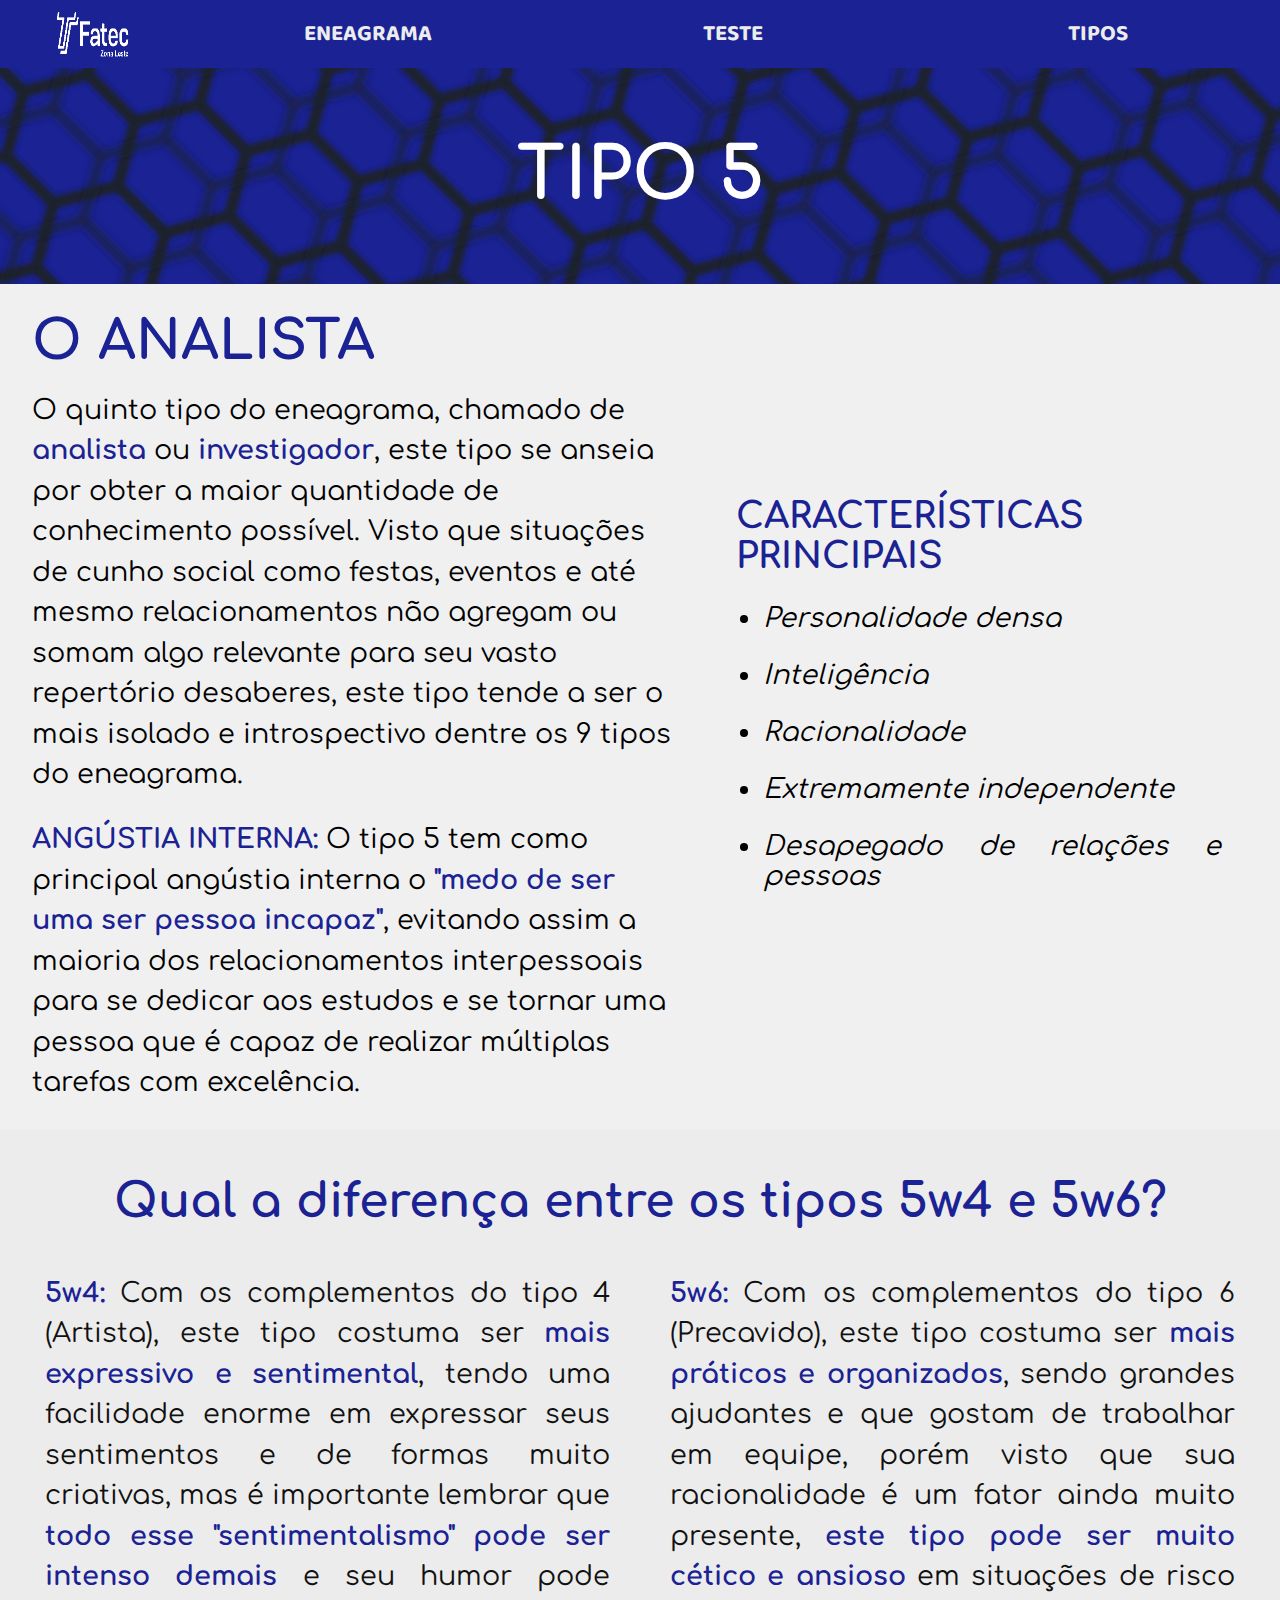
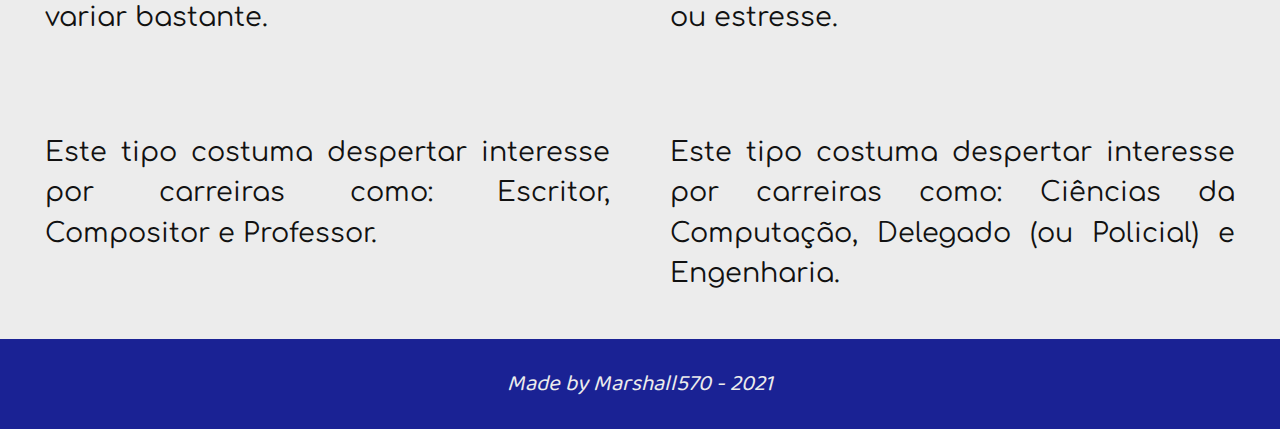
<file: src/types/5/type5.html>
<!DOCTYPE html>
<html lang="pt-BR">

<head>
    <meta charset="UTF-8">
    <meta http-equiv="X-UA-Compatible" content="IE=edge">
    <meta name="viewport" content="width=device-width, initial-scale=1.0">
    <link rel="stylesheet" href="../../../global.css">
    <link rel="stylesheet" href="./style.css">
    <title>TIPO 5 - O ANALISTA</title>
</head>

<body>
    <header>
        <img src="../../../assets/fatec_symbolic.png" alt="" style="cursor: pointer;"
            onclick="window.location='http://www.fateczl.edu.br/'">
        <a href="../../../index.html">ENEAGRAMA</a>
        <a href="../../tests/tests.html">TESTE</a>
        <a href="../types.html" class="droplink">TIPOS</a>
    </header>

    <div class="banner">
        <h1>TIPO 5</h1>
    </div>

    <div class="description">
        <div class="text">
            <h2>O ANALISTA</h2>

            <p>
                O quinto tipo do eneagrama, chamado de <strong>analista</strong> ou <strong>investigador</strong>,
                este tipo se anseia por obter a maior quantidade de conhecimento possível. Visto que situações de
                cunho social como festas, eventos e até mesmo relacionamentos não agregam ou somam algo relevante
                para seu vasto repertório desaberes, este tipo tende a ser o mais isolado e introspectivo dentre
                os 9 tipos do eneagrama.
            </p>

            <p>
                <strong>ANGÚSTIA INTERNA:</strong> O tipo 5 tem como principal angústia interna o <strong>"medo de ser
                    uma ser pessoa incapaz"</strong>, evitando assim a maioria dos relacionamentos interpessoais para
                se dedicar aos estudos e se tornar uma pessoa que é capaz de realizar múltiplas tarefas com excelência.
            </p>
        </div>

        <div class="traits">
            <h2>CARACTERÍSTICAS PRINCIPAIS</h2>

            <ul>
                <li>Personalidade densa</li>
                <li>Inteligência</li>
                <li>Racionalidade</li>
                <li>Extremamente independente</li>
                <li>Desapegado de relações e pessoas</li>
            </ul>
        </div>
    </div>

    <div class="wing_box">
        <div class="wing_header">
            <h2>Qual a diferença entre os tipos 5w4 e 5w6?</h2>
        </div>

        <div class="wings">
            <div class="wing_column">
                <p>
                    <strong>5w4:</strong> Com os complementos do tipo 4 (Artista), este tipo
                    costuma ser <strong>mais expressivo e sentimental</strong>, tendo uma
                    facilidade enorme em expressar seus sentimentos e de formas muito criativas,
                    mas é importante lembrar que <strong>todo esse "sentimentalismo" pode ser intenso demais </strong>
                    e seu humor pode variar bastante.
                </p>

                <br>

                <p>
                    Este tipo costuma despertar interesse por carreiras como: Escritor, Compositor e Professor.
                </p>
            </div>

            <div class="wing_column">
                <p>
                    <strong>5w6:</strong> Com os complementos do tipo 6 (Precavido), este tipo
                    costuma ser <strong>mais práticos e organizados</strong>, sendo grandes
                    ajudantes e que gostam de trabalhar em equipe, porém visto que sua racionalidade
                    é um fator ainda muito presente, <strong>este tipo pode ser muito cético e ansioso</strong>
                    em situações de risco ou estresse.
                </p>

                <br>

                <p>
                    Este tipo costuma despertar interesse por carreiras como: Ciências da Computação, Delegado (ou Policial) e Engenharia.
                </p>
            </div>
        </div>
    </div>

    <!-- <div class="examples_box">
        <div class="example_header">
            <h2>Exemplos de pessoas e personagens que são tipo 5</h2>
        </div>

        <div class="example_row">
            <div class="example_area">
                <img src="./icons/l.jpg" alt="">

                <p>
                    <strong>
                        L
                        <br> 
                        (5w4)
                    </strong>
                </p>
            </div>

            <div class="example_area">
                <img src="./icons/elliot.jpg" alt="">

                <p>
                    <strong>
                        Elliot Alderson
                        <br> 
                        (5w4)
                    </strong>
                </p>
            </div>

            <div class="example_area">
                <img src="./icons/einstein.jpg" alt="">

                <p>
                    <strong>
                        Albert Einstein
                        <br>
                        (5w4)
                    </strong>
                </p>
            </div>

            <div class="example_area">
                <img src="./icons/jung.jpg" alt="">

                <p>
                    <strong>
                        Carl Jung
                        <br> 
                        (5w4)
                    </strong>
                </p>
            </div>
        </div>

        <div class="example_row">
            <div class="example_area">
                <img src="./icons/sheldon.jpg" alt="">

                <p>
                    <strong>
                        Sheldon Cooper
                        <br>
                        (5w6)
                    </strong>
                </p>
            </div>

            <div class="example_area">
                <img src="./icons/beth.jpg" alt="">

                <p>
                    <strong>
                        Elizabeth Harmon
                        <br> 
                        (5w6)
                    </strong>
                </p>
            </div>

            <div class="example_area">
                <img src="./icons/sherlock.jpg" alt="">

                <p>
                    <strong>
                        Sherlock Holmes
                        <br> 
                        (5w6)
                    </strong>
                </p>
            </div>

            <div class="example_area">
                <img src="./icons/annie.jpg" alt="">

                <p>
                    <strong>
                        Annie Leonhardt
                        <br> 
                        (5w6)
                    </strong>
                </p>
            </div>
        </div>
    </div> -->

    <footer>
        <a href="https://github.com/Marshall570" target="_blank" rel="noopener noreferrer">Made by Marshall570 -
            2021</a>
    </footer>
</body>

</html>
</file>
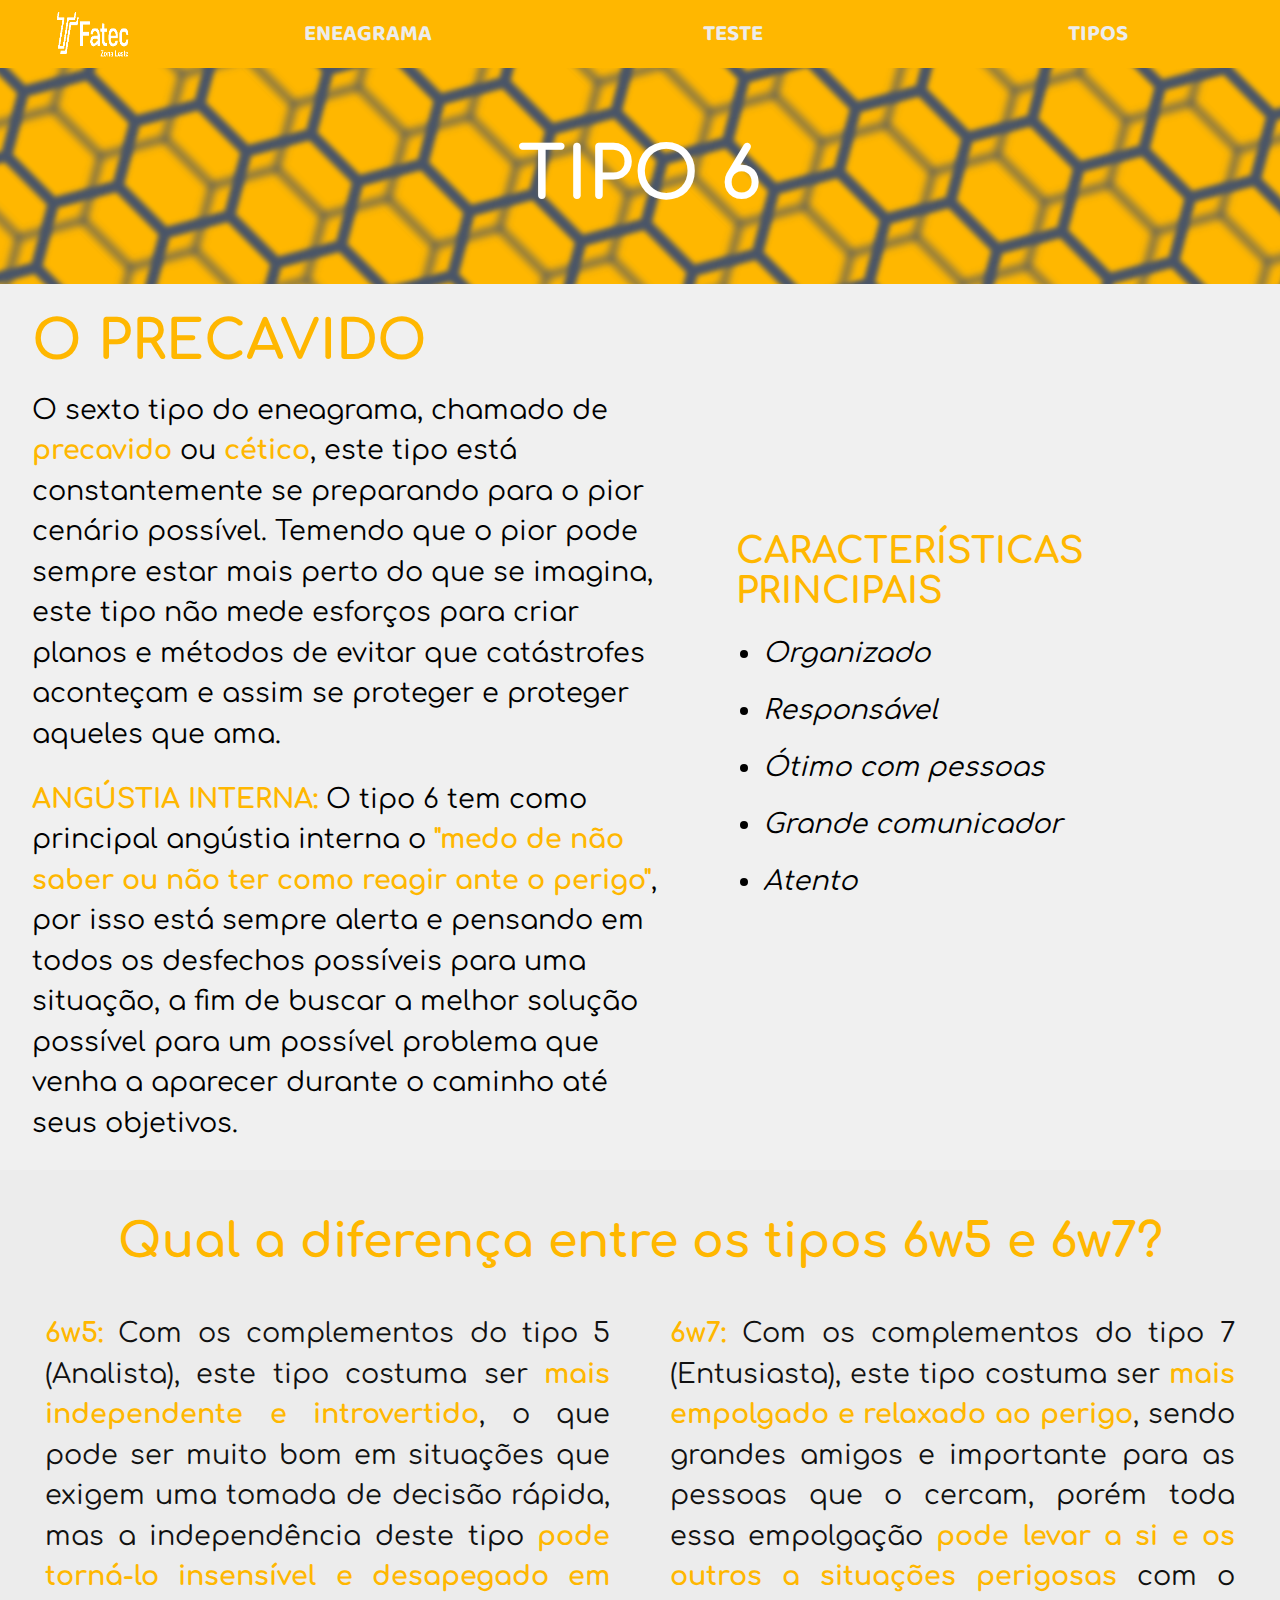
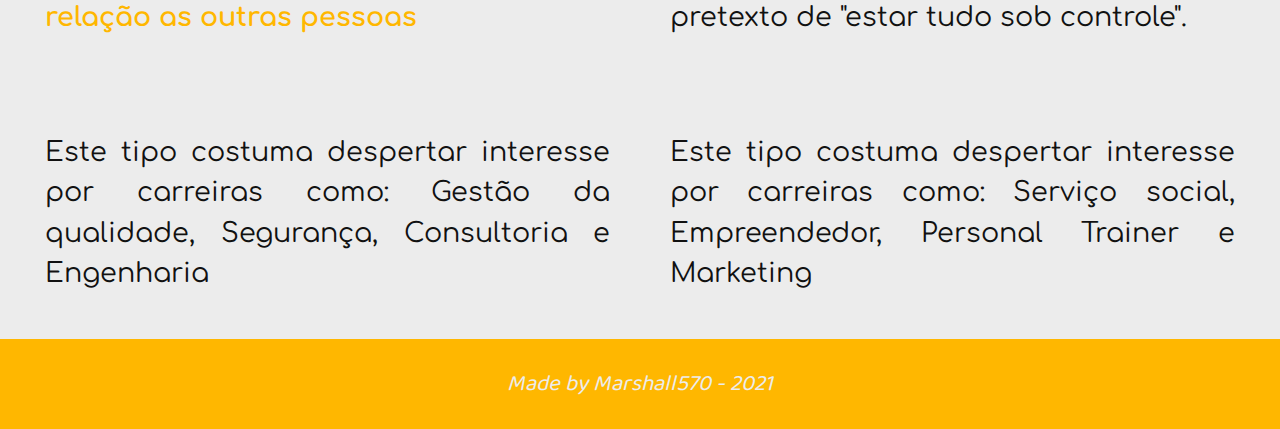
<file: src/types/6/type6.html>
<!DOCTYPE html>
<html lang="pt-BR">
  <head>
    <meta charset="UTF-8" />
    <meta http-equiv="X-UA-Compatible" content="IE=edge" />
    <meta name="viewport" content="width=device-width, initial-scale=1.0" />
    <link rel="stylesheet" href="../../../global.css" />
    <link rel="stylesheet" href="./style.css" />
    <title>TIPO 6 - O PRECAVIDO</title>
  </head>

  <body>
    <header>
      <img
        src="../../../assets/fatec_symbolic.png"
        alt=""
        style="cursor: pointer"
        onclick="window.location='http://www.fateczl.edu.br/'"
      />
      <a href="../../../index.html">ENEAGRAMA</a>
      <a href="../../tests/tests.html">TESTE</a>
      <a href="../types.html" class="droplink">TIPOS</a>
    </header>

    <div class="banner">
      <h1>TIPO 6</h1>
    </div>

    <div class="description">
      <div class="text">
        <h2>O PRECAVIDO</h2>

        <p>
          O sexto tipo do eneagrama, chamado de <strong>precavido</strong> ou
          <strong>cético</strong>, este tipo está constantemente se preparando
          para o pior cenário possível. Temendo que o pior pode sempre estar
          mais perto do que se imagina, este tipo não mede esforços para criar
          planos e métodos de evitar que catástrofes aconteçam e assim se
          proteger e proteger aqueles que ama.
        </p>

        <p>
          <strong>ANGÚSTIA INTERNA:</strong> O tipo 6 tem como principal
          angústia interna o
          <strong
            >"medo de não saber ou não ter como reagir ante o perigo"</strong
          >, por isso está sempre alerta e pensando em todos os desfechos
          possíveis para uma situação, a fim de buscar a melhor solução possível
          para um possível problema que venha a aparecer durante o caminho até
          seus objetivos.
        </p>
      </div>

      <div class="traits">
        <h2>CARACTERÍSTICAS PRINCIPAIS</h2>

        <ul>
          <li>Organizado</li>
          <li>Responsável</li>
          <li>Ótimo com pessoas</li>
          <li>Grande comunicador</li>
          <li>Atento</li>
        </ul>
      </div>
    </div>

    <div class="wing_box">
      <div class="wing_header">
        <h2>Qual a diferença entre os tipos 6w5 e 6w7?</h2>
      </div>

      <div class="wings">
        <div class="wing_column">
          <p>
            <strong>6w5:</strong> Com os complementos do tipo 5 (Analista), este
            tipo costuma ser <strong>mais independente e introvertido</strong>,
            o que pode ser muito bom em situações que exigem uma tomada de
            decisão rápida, mas a independência deste tipo
            <strong
              >pode torná-lo insensível e desapegado em relação as outras
              pessoas</strong
            >
          </p>

          <br />

          <p>
            Este tipo costuma despertar interesse por carreiras como: Gestão da
            qualidade, Segurança, Consultoria e Engenharia
          </p>
        </div>

        <div class="wing_column">
          <p>
            <strong>6w7:</strong> Com os complementos do tipo 7 (Entusiasta),
            este tipo costuma ser
            <strong>mais empolgado e relaxado ao perigo</strong>, sendo grandes
            amigos e importante para as pessoas que o cercam, porém toda essa
            empolgação
            <strong>pode levar a si e os outros a situações perigosas</strong>
            com o pretexto de "estar tudo sob controle".
          </p>

          <br />

          <p>
            Este tipo costuma despertar interesse por carreiras como: Serviço
            social, Empreendedor, Personal Trainer e Marketing
          </p>
        </div>
      </div>
    </div>

    <!-- <div class="examples_box">
        <div class="example_header">
            <h2>Exemplos de pessoas e personagens que são tipo 6</h2>
        </div>

        <div class="example_row">
            <div class="example_area">
                <img src="./icons/hitler.jpg" alt="">

                <p>
                    <strong>
                        Adolf Hitler
                        <br>
                        (6w5)
                    </strong>
                </p>
            </div>

            <div class="example_area">
                <img src="./icons/freud.jpg" alt="">

                <p>
                    <strong>
                        Sigmund Freud
                        <br>
                        (6w5)
                    </strong>
                </p>
            </div>

            <div class="example_area">
                <img src="./icons/levi.jpg" alt="">

                <p>
                    <strong>
                        Levi Ackermann
                        <br>
                        (6w5)
                    </strong>
                </p>
            </div>

            <div class="example_area">
                <img src="./icons/snape.jpg" alt="">

                <p>
                    <strong>
                        Severus Snape
                        <br>
                        (6w5)
                    </strong>
                </p>
            </div>
        </div>

        <div class="example_row">
            <div class="example_area">
                <img src="./icons/tatakae.jpg" alt="">

                <p>
                    <strong>
                        Eren Yeager
                        <br>
                        (6w7)
                    </strong>
                </p>
            </div>

            <div class="example_area">
                <img src="./icons/chandler.jpg" alt="">

                <p>
                    <strong>
                        Chandler Bing
                        <br>
                        (6w7)
                    </strong>
                </p>
            </div>

            <div class="example_area">
                <img src="./icons/ron.jpg" alt="">

                <p>
                    <strong>
                        Ron Weasley
                        <br>
                        (6w7)
                    </strong>
                </p>
            </div>

            <div class="example_area">
                <img src="./icons/joyce.jpg" alt="">

                <p>
                    <strong>
                        Joyce Byers
                        <br>
                        (6w7)
                    </strong>
                </p>
            </div>
        </div>
    </div> -->

    <footer>
      <a
        href="https://github.com/Marshall570"
        target="_blank"
        rel="noopener noreferrer"
        >Made by Marshall570 - 2021</a
      >
    </footer>
  </body>
</html>
</file>
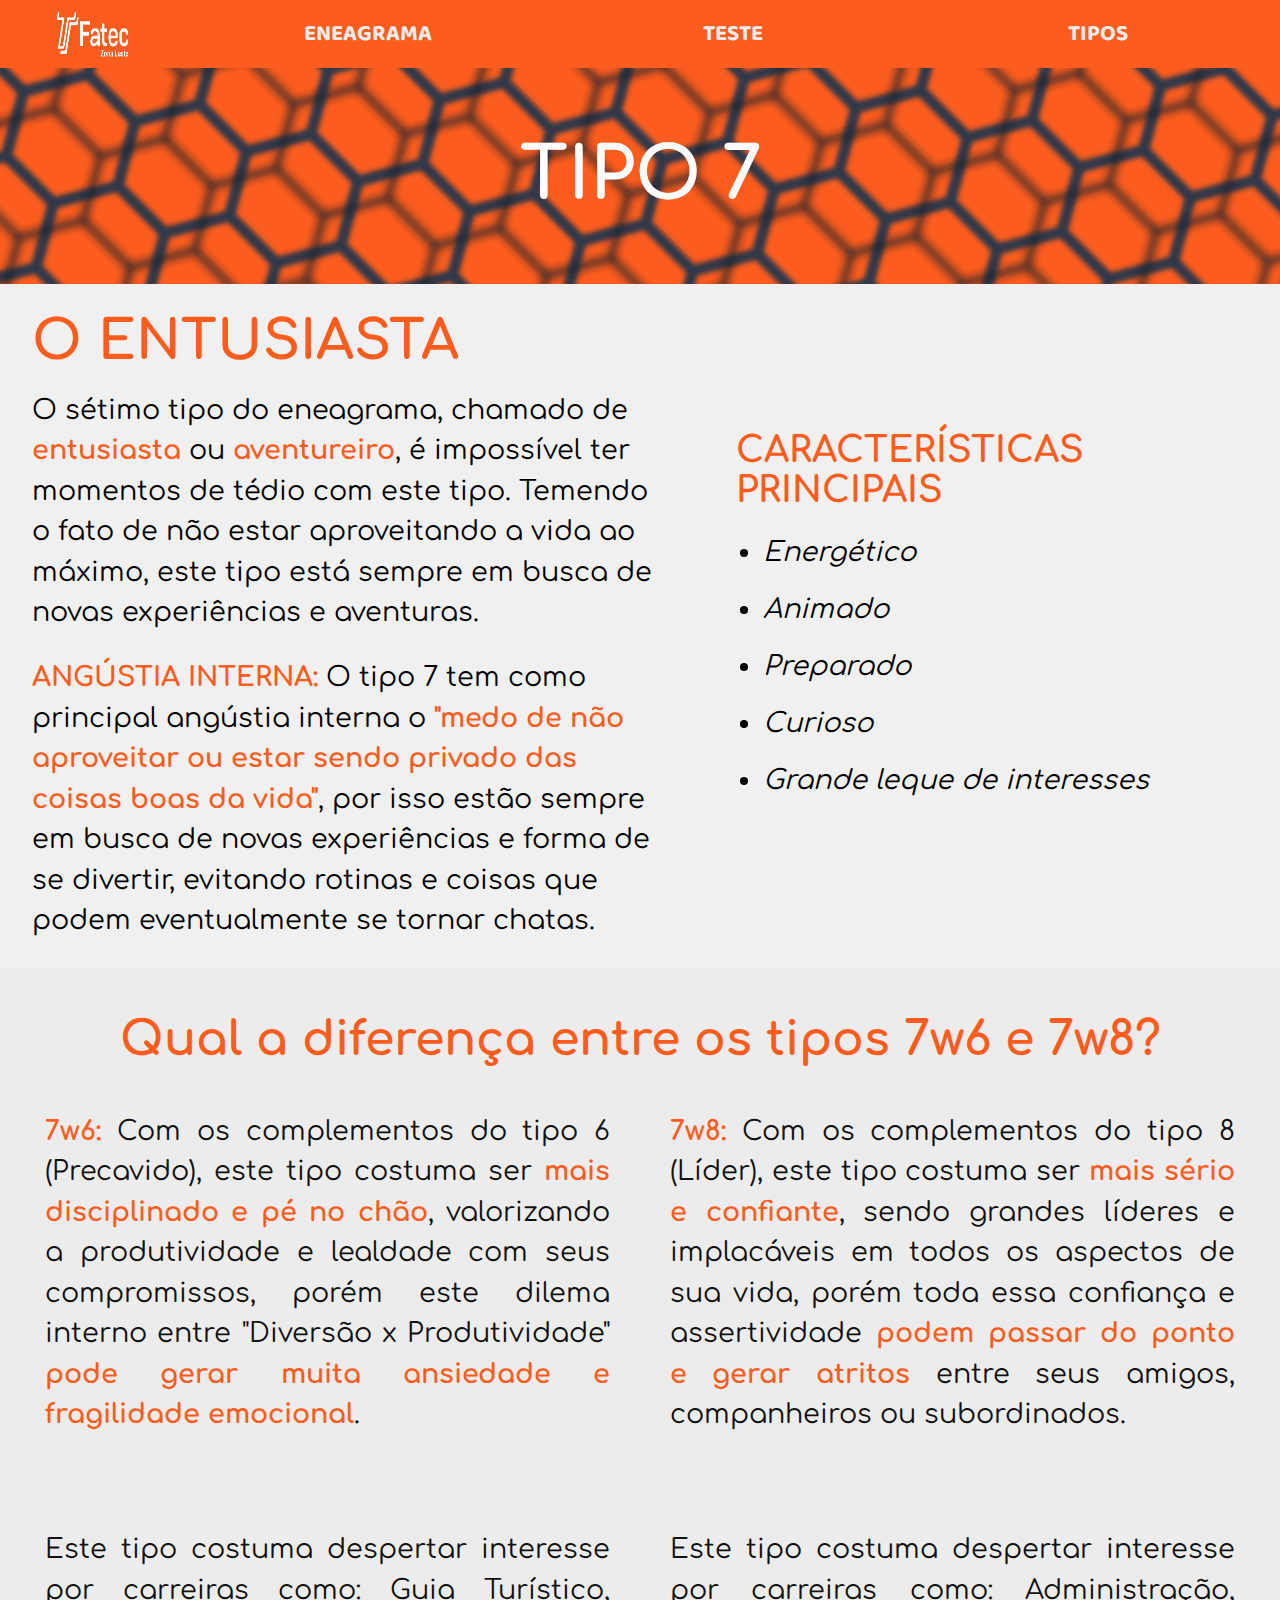
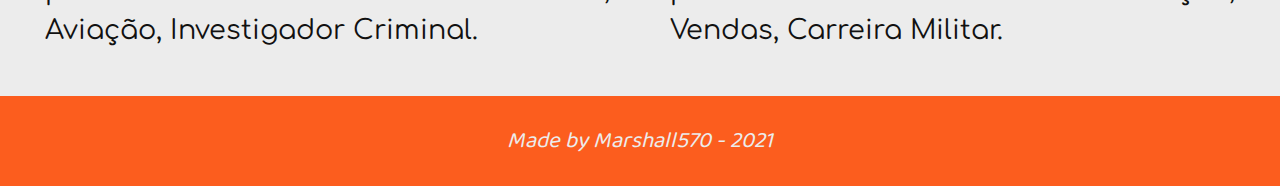
<file: src/types/7/type7.html>
<!DOCTYPE html>
<html lang="pt-BR">

<head>
    <meta charset="UTF-8">
    <meta http-equiv="X-UA-Compatible" content="IE=edge">
    <meta name="viewport" content="width=device-width, initial-scale=1.0">
    <link rel="stylesheet" href="../../../global.css">
    <link rel="stylesheet" href="./style.css">
    <title>TIPO 7 - O ENTUSIASTA</title>
</head>

<body>
    <header>
        <img src="../../../assets/fatec_symbolic.png" alt="" style="cursor: pointer;"
            onclick="window.location='http://www.fateczl.edu.br/'">
        <a href="../../../index.html">ENEAGRAMA</a>
        <a href="../../tests/tests.html">TESTE</a>
        <a href="../types.html" class="droplink">TIPOS</a>
    </header>

    <div class="banner">
        <h1>TIPO 7</h1>
    </div>

    <div class="description">
        <div class="text">
            <h2>O ENTUSIASTA</h2>

            <p>
                O sétimo tipo do eneagrama, chamado de <strong>entusiasta</strong> ou <strong>aventureiro</strong>,
                é impossível ter momentos de tédio com este tipo. Temendo o fato de não estar aproveitando a vida ao
                máximo, este tipo está sempre em busca de novas experiências e aventuras.
            </p>

            <p>
                <strong>ANGÚSTIA INTERNA:</strong> O tipo 7 tem como principal angústia interna o <strong>"medo de não
                    aproveitar ou estar sendo privado das coisas boas da vida"</strong>, por isso estão sempre em busca
                de novas experiências e forma de se divertir, evitando rotinas e coisas que podem eventualmente se
                tornar
                chatas.
            </p>
        </div>

        <div class="traits">
            <h2>CARACTERÍSTICAS PRINCIPAIS</h2>

            <ul>
                <li>Energético</li>
                <li>Animado</li>
                <li>Preparado</li>
                <li>Curioso</li>
                <li>Grande leque de interesses</li>
            </ul>
        </div>
    </div>

    <div class="wing_box">
        <div class="wing_header">
            <h2>Qual a diferença entre os tipos 7w6 e 7w8?</h2>
        </div>

        <div class="wings">
            <div class="wing_column">
                <p>
                    <strong>7w6:</strong> Com os complementos do tipo 6 (Precavido), este tipo
                    costuma ser <strong>mais disciplinado e pé no chão</strong>, valorizando a
                    produtividade e lealdade com seus compromissos, porém este dilema interno entre
                    "Diversão x Produtividade" <strong>pode gerar muita ansiedade e fragilidade emocional</strong>.
                </p>

                <br>

                <p>
                    Este tipo costuma despertar interesse por carreiras como: Guia Turístico, Aviação, Investigador
                    Criminal.
                </p>
            </div>

            <div class="wing_column">
                <p>
                    <strong>7w8:</strong> Com os complementos do tipo 8 (Líder), este tipo
                    costuma ser <strong>mais sério e confiante</strong>, sendo grandes
                    líderes e implacáveis em todos os aspectos de sua vida, porém toda essa confiança
                    e assertividade <strong>podem passar do ponto e gerar atritos</strong> entre
                    seus amigos, companheiros ou subordinados.
                </p>

                <br>

                <p>
                    Este tipo costuma despertar interesse por carreiras como: Administração, Vendas, Carreira Militar.
                </p>
            </div>
        </div>
    </div>

    <!-- <div class="examples_box">
        <div class="example_header">
            <h2>Exemplos de pessoas e personagens que são tipo 7</h2>
        </div>

        <div class="example_row">
            <div class="example_area">
                <img src="./icons/peralta.jpg" alt="">

                <p>
                    <strong>
                        Jake Peralta
                        <br>
                        (7w6)
                    </strong>
                </p>
            </div>

            <div class="example_area">
                <img src="./icons/elizabeth.jpg" alt="">

                <p>
                    <strong>
                        Elizabeth Bennet
                        <br>
                        (7w6)
                    </strong>
                </p>
            </div>

            <div class="example_area">
                <img src="./icons/tom.jpg" alt="">

                <p>
                    <strong>
                        Tom Holland
                        <br>
                        (7w6)
                    </strong>
                </p>
            </div>

            <div class="example_area">
                <img src="./icons/itadori.jpg" alt="">

                <p>
                    <strong>
                        Yuji Itadori
                        <br>
                        (7w6)
                    </strong>
                </p>
            </div>
        </div>

        <div class="example_row">
            <div class="example_area">
                <img src="./icons/gina.jpg" alt="">

                <p>
                    <strong>
                        Gina Linneti
                        <br>
                        (7w8)
                    </strong>
                </p>
            </div>

            <div class="example_area">
                <img src="./icons/joker.jpg" alt="">

                <p>
                    <strong>
                        Coringa
                        <br>
                        (7w8)
                    </strong>
                </p>
            </div>

            <div class="example_area">
                <img src="./icons/yumeko.jpg" alt="">

                <p>
                    <strong>
                        Yumeko Jabami
                        <br>
                        (7w8)
                    </strong>
                </p>
            </div>

            <div class="example_area">
                <img src="./icons/tony.png" alt="">

                <p>
                    <strong>
                        Tony Stark
                        <br>
                        (7w8)
                    </strong>
                </p>
            </div>
        </div>
    </div> -->

    <footer>
        <a href="https://github.com/Marshall570" target="_blank" rel="noopener noreferrer">Made by Marshall570 -
            2021</a>
    </footer>
</body>

</html>
</file>
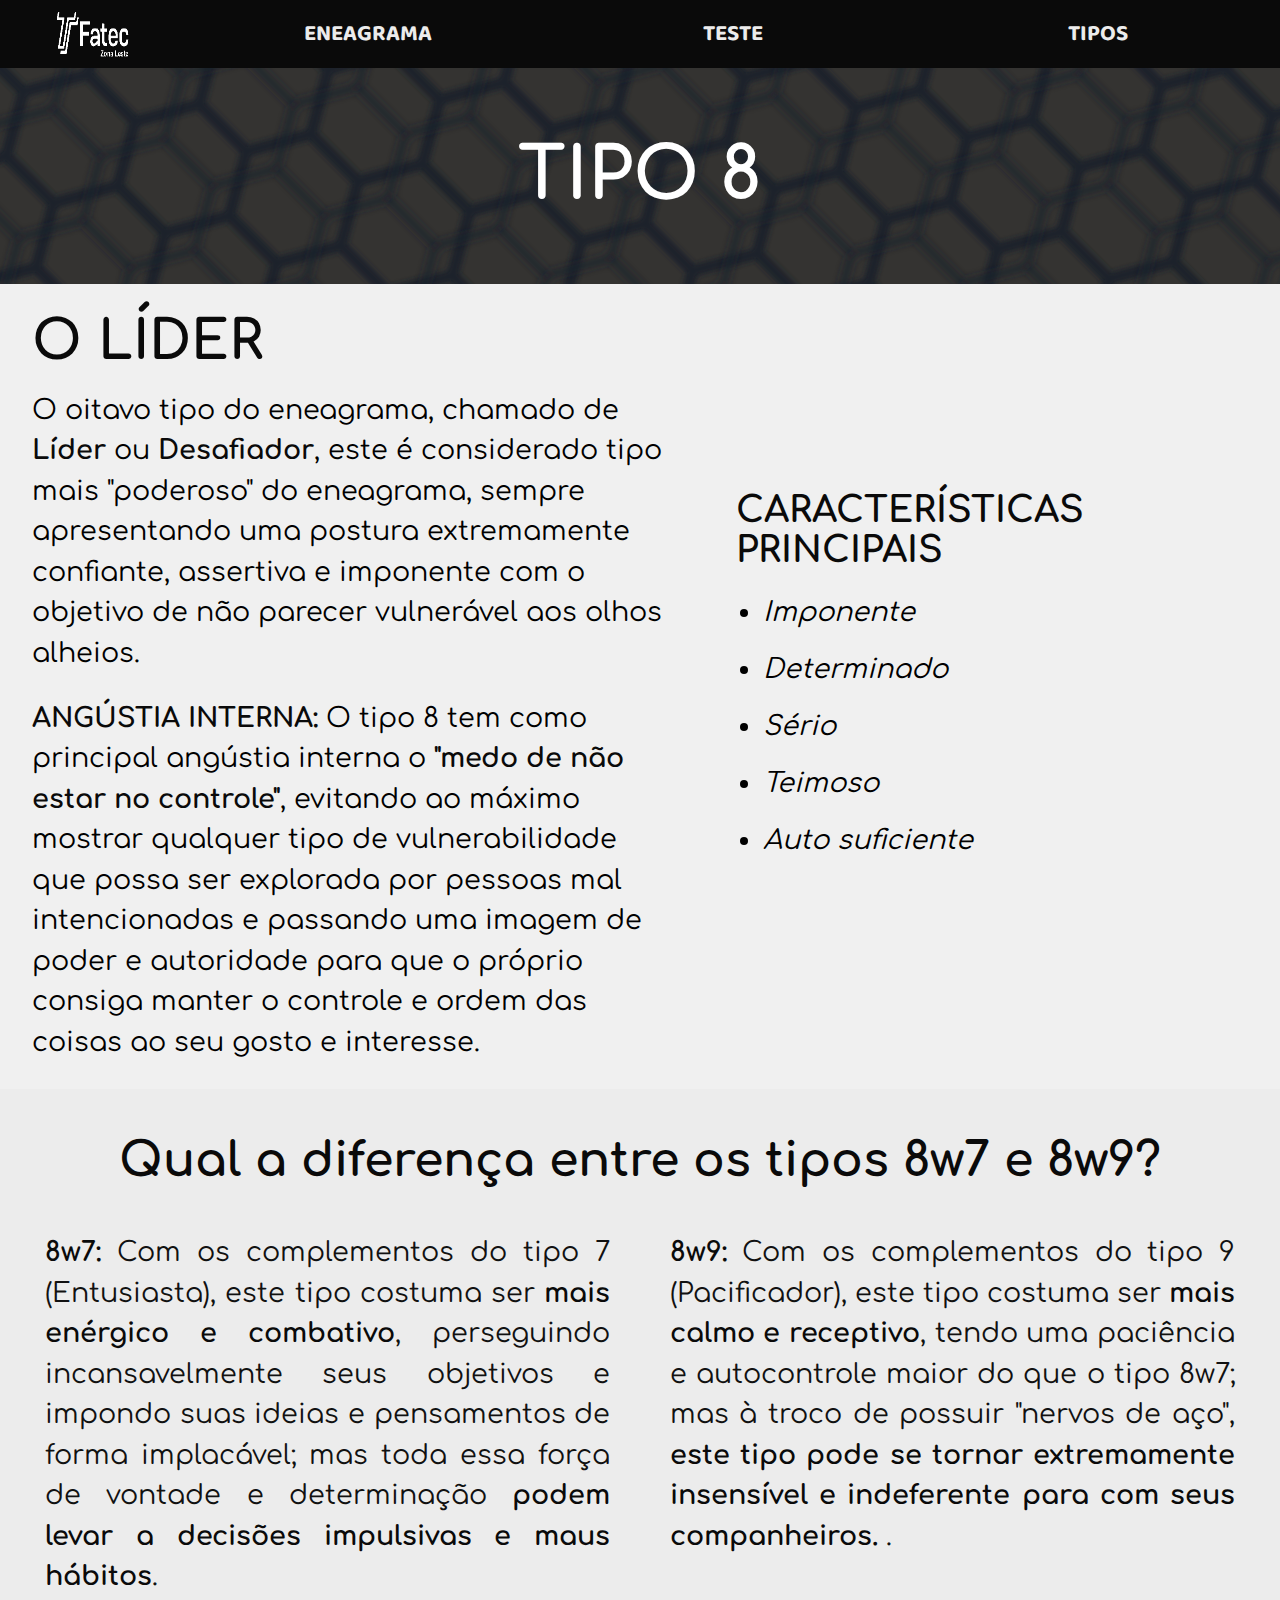
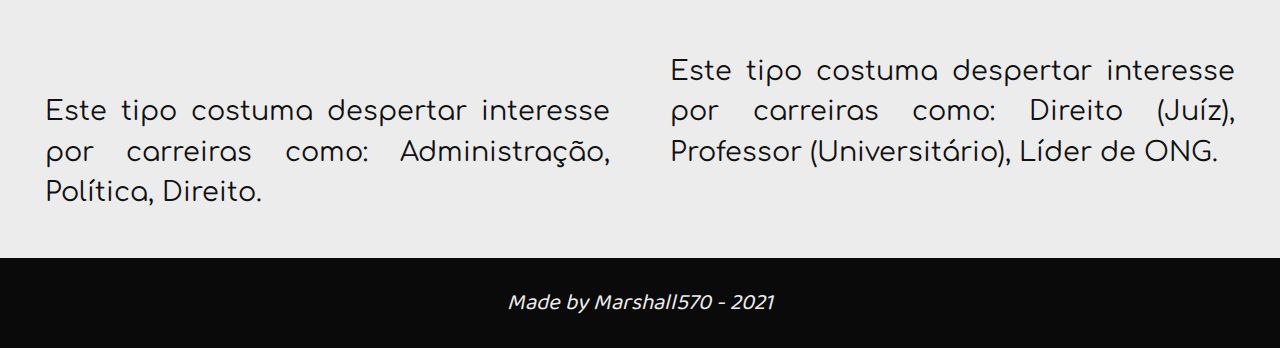
<file: src/types/8/type8.html>
<!DOCTYPE html>
<html lang="pt-BR">

<head>
    <meta charset="UTF-8">
    <meta http-equiv="X-UA-Compatible" content="IE=edge">
    <meta name="viewport" content="width=device-width, initial-scale=1.0">
    <link rel="stylesheet" href="../../../global.css">
    <link rel="stylesheet" href="./style.css">
    <title>TIPO 8 - O LÍDER</title>
</head>

<body>
    <header>
        <img src="../../../assets/fatec_symbolic.png" alt="" style="cursor: pointer;"
            onclick="window.location='http://www.fateczl.edu.br/'">
        <a href="../../../index.html">ENEAGRAMA</a>
        <a href="../../tests/tests.html">TESTE</a>
        <a href="../types.html" class="droplink">TIPOS</a>
    </header>

    <div class="banner">
        <h1>TIPO 8</h1>
    </div>

    <div class="description">
        <div class="text">
            <h2>O LÍDER</h2>

            <p>
                O oitavo tipo do eneagrama, chamado de <strong>Líder</strong> ou <strong>Desafiador</strong>,
                este é considerado tipo mais "poderoso" do eneagrama, sempre apresentando uma postura extremamente
                confiante, assertiva e imponente com o objetivo de não parecer vulnerável aos olhos alheios.
            </p>

            <p>
                <strong>ANGÚSTIA INTERNA:</strong> O tipo 8 tem como principal angústia interna o <strong>"medo de não
                    estar no controle"</strong>, evitando ao máximo mostrar qualquer tipo de vulnerabilidade que possa
                ser explorada por pessoas mal intencionadas e passando uma imagem de poder e autoridade para que o
                próprio
                consiga manter o controle e ordem das coisas ao seu gosto e interesse.
            </p>
        </div>

        <div class="traits">
            <h2>CARACTERÍSTICAS PRINCIPAIS</h2>

            <ul>
                <li>Imponente</li>
                <li>Determinado</li>
                <li>Sério</li>
                <li>Teimoso</li>
                <li>Auto suficiente</li>
            </ul>
        </div>
    </div>

    <div class="wing_box">
        <div class="wing_header">
            <h2>Qual a diferença entre os tipos 8w7 e 8w9?</h2>
        </div>

        <div class="wings">
            <div class="wing_column">
                <p>
                    <strong>8w7:</strong> Com os complementos do tipo 7 (Entusiasta), este tipo
                    costuma ser <strong>mais enérgico e combativo</strong>, perseguindo incansavelmente
                    seus objetivos e impondo suas ideias e pensamentos de forma implacável; mas toda essa
                    força de vontade e determinação <strong>podem levar a decisões impulsivas e maus hábitos</strong>.
                </p>

                <br>

                <p>
                    Este tipo costuma despertar interesse por carreiras como: Administração, Política, Direito.
                </p>
            </div>

            <div class="wing_column">
                <p>
                    <strong>8w9:</strong> Com os complementos do tipo 9 (Pacificador), este tipo
                    costuma ser <strong>mais calmo e receptivo</strong>, tendo uma paciência e autocontrole
                    maior do que o tipo 8w7; mas à troco de possuir "nervos de aço", <strong>este tipo pode
                        se tornar extremamente insensível e indeferente para com seus companheiros.
                    </strong>.
                </p>

                <br>

                <p>
                    Este tipo costuma despertar interesse por carreiras como: Direito (Juíz), Professor (Universitário), Líder de ONG.
                </p>
            </div>
        </div>
    </div>

    <!-- <div class="examples_box">
        <div class="example_header">
            <h2>Exemplos de pessoas e personagens que são tipo 8</h2>
        </div>

        <div class="example_row">
            <div class="example_area">
                <img src="./icons/conka.jpeg" alt="">

                <p>
                    <strong>
                        Karol Conká
                        <br>
                        (8w7)
                    </strong>
                </p>
            </div>

            <div class="example_area">
                <img src="./icons/trump.jpeg" alt="">

                <p>
                    <strong>
                        Donald Trump
                        <br>
                        (8w7)
                    </strong>
                </p>
            </div>

            <div class="example_area">
                <img src="./icons/robin.jpeg" alt="">

                <p>
                    <strong>
                        Robin Scherbatsky
                        <br>
                        (8w7)
                    </strong>
                </p>
            </div>

            <div class="example_area">
                <img src="./icons/anakin.jpeg" alt="">

                <p>
                    <strong>
                        Anakin Skywalker
                        <br>
                        (8w7)
                    </strong>
                </p>
            </div>
        </div>

        <div class="example_row">
            <div class="example_area">
                <img src="./icons/tommy.jpeg" alt="">

                <p>
                    <strong>
                        Thomas Shelby
                        <br>
                        (8w9)
                    </strong>
                </p>
            </div>

            <div class="example_area">
                <img src="./icons/endeavor.png" alt="">

                <p>
                    <strong>
                        Endeavor
                        <br>
                        (8w9)
                    </strong>
                </p>
            </div>

            <div class="example_area">
                <img src="./icons/maeve.jpeg" alt="">

                <p>
                    <strong>
                        Maeve Wiley
                        <br>
                        (8w9)
                    </strong>
                </p>
            </div>

            <div class="example_area">
                <img src="./icons/vader.jpeg" alt="">

                <p>
                    <strong>
                        Darth Vader
                        <br>
                        (8w9)
                    </strong>
                </p>
            </div>
        </div>
    </div> -->

    <footer>
        <a href="https://github.com/Marshall570" target="_blank" rel="noopener noreferrer">Made by Marshall570 -
            2021</a>
    </footer>
</body>

</html>
</file>
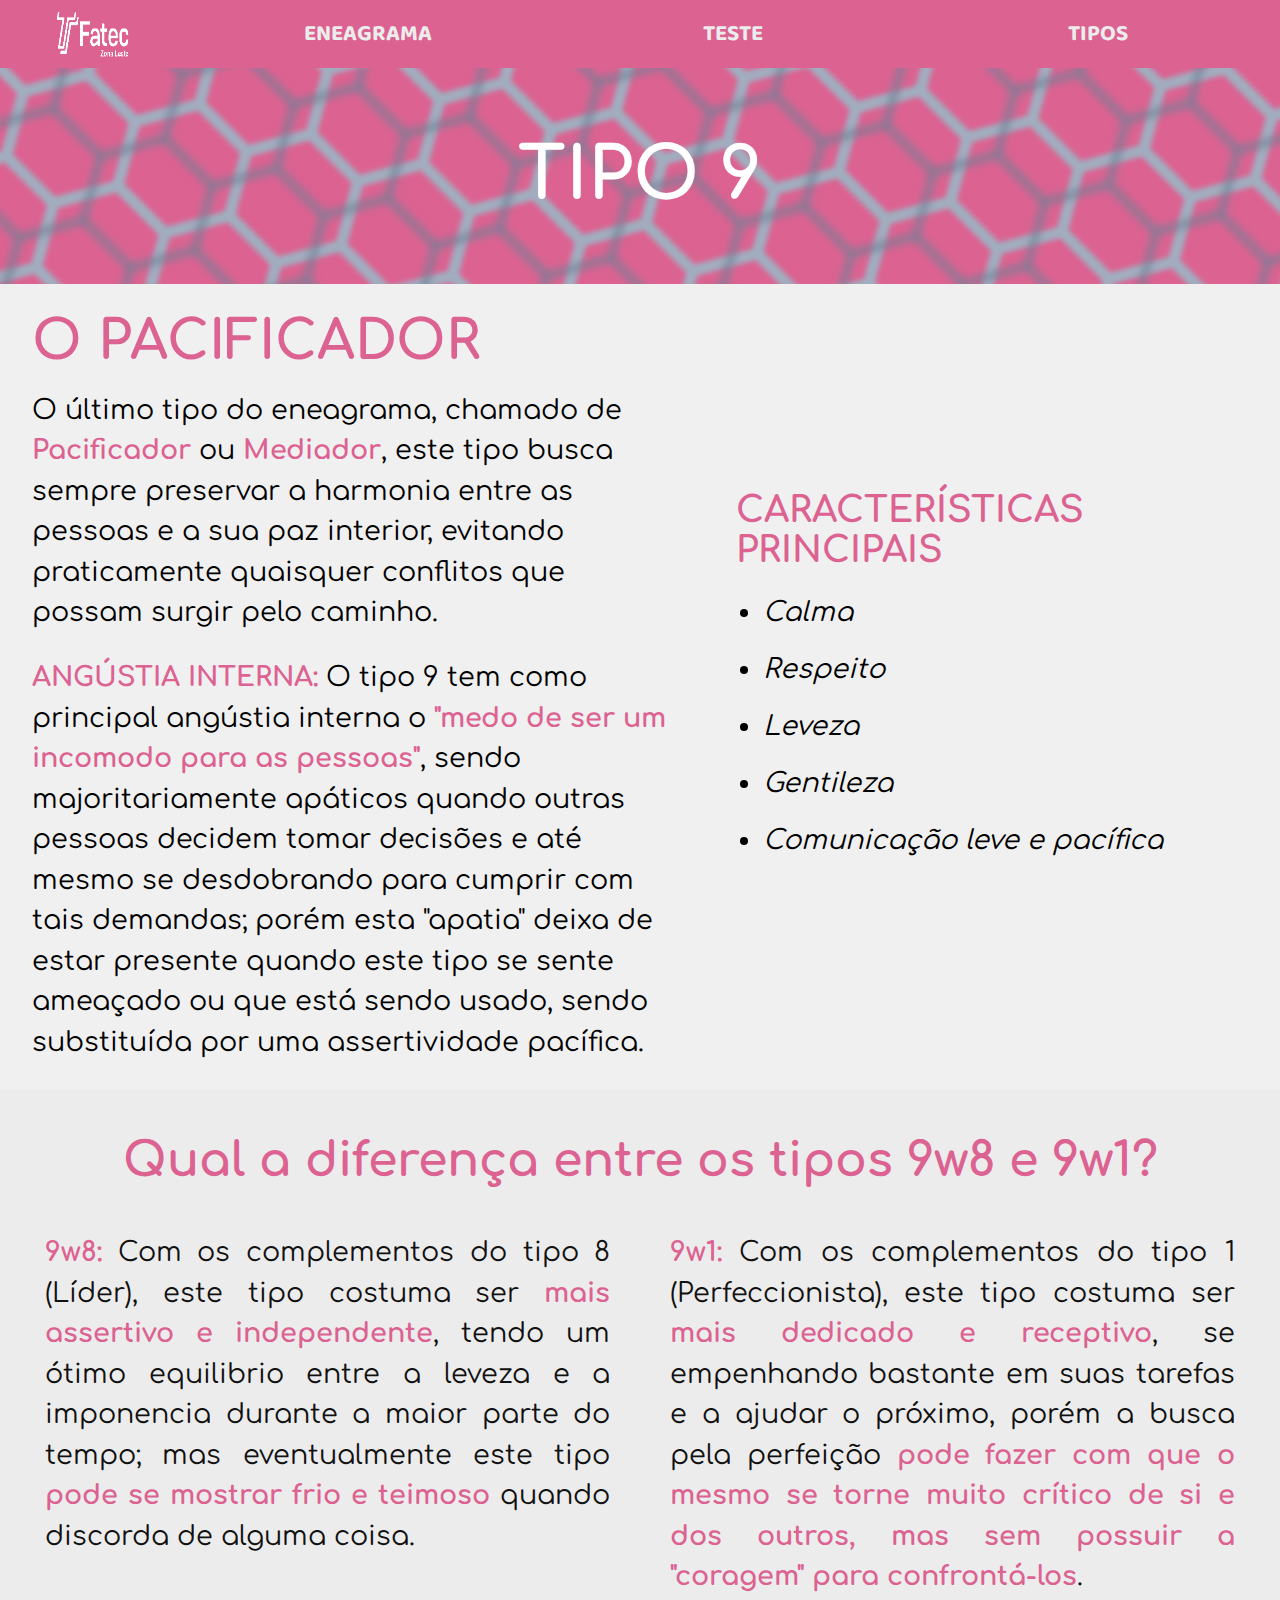
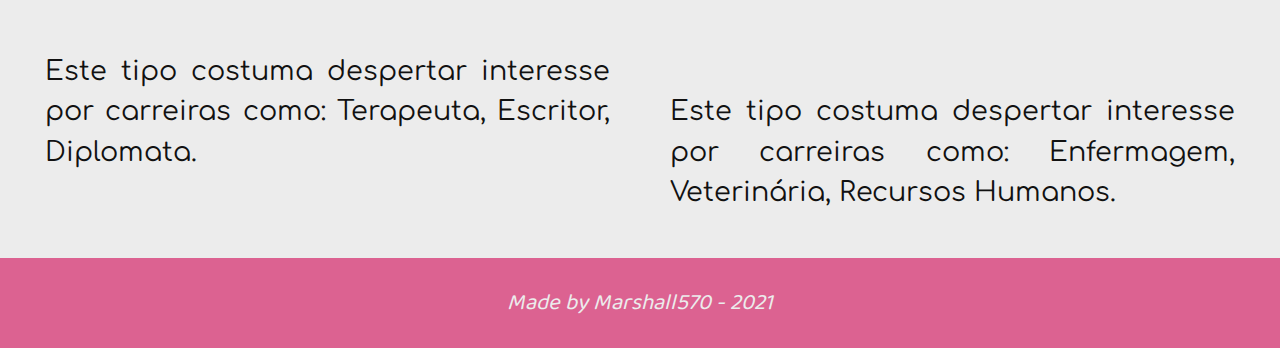
<file: src/types/9/type9.html>
<!DOCTYPE html>
<html lang="pt-BR">

<head>
    <meta charset="UTF-8">
    <meta http-equiv="X-UA-Compatible" content="IE=edge">
    <meta name="viewport" content="width=device-width, initial-scale=1.0">
    <link rel="stylesheet" href="../../../global.css">
    <link rel="stylesheet" href="./style.css">
    <title>TIPO 9 - O PACIFICADOR</title>
</head>

<body>
    <header>
        <img src="../../../assets/fatec_symbolic.png" alt="" style="cursor: pointer;"
            onclick="window.location='http://www.fateczl.edu.br/'">
        <a href="../../../index.html">ENEAGRAMA</a>
        <a href="../../tests/tests.html">TESTE</a>
        <a href="../types.html" class="droplink">TIPOS</a>
    </header>

    <div class="banner">
        <h1>TIPO 9</h1>
    </div>

    <div class="description">
        <div class="text">
            <h2>O PACIFICADOR</h2>

            <p>
                O último tipo do eneagrama, chamado de <strong>Pacificador</strong> ou <strong>Mediador</strong>,
                este tipo busca sempre preservar a harmonia entre as pessoas e a sua paz interior, evitando praticamente
                quaisquer conflitos que possam surgir pelo caminho.
            </p>

            <p>
                <strong>ANGÚSTIA INTERNA:</strong> O tipo 9 tem como principal angústia interna o <strong>"medo de ser
                    um
                    incomodo para as pessoas"</strong>, sendo majoritariamente apáticos quando outras pessoas decidem
                tomar
                decisões e até mesmo se desdobrando para cumprir com tais demandas; porém esta "apatia" deixa de estar
                presente quando este tipo se sente ameaçado ou que está sendo usado, sendo substituída por uma
                assertividade
                pacífica.
            </p>
        </div>

        <div class="traits">
            <h2>CARACTERÍSTICAS PRINCIPAIS</h2>

            <ul>
                <li>Calma</li>
                <li>Respeito</li>
                <li>Leveza</li>
                <li>Gentileza</li>
                <li>Comunicação leve e pacífica</li>
            </ul>
        </div>
    </div>

    <div class="wing_box">
        <div class="wing_header">
            <h2>Qual a diferença entre os tipos 9w8 e 9w1?</h2>
        </div>

        <div class="wings">
            <div class="wing_column">
                <p>
                    <strong>9w8:</strong> Com os complementos do tipo 8 (Líder), este tipo
                    costuma ser <strong>mais assertivo e independente</strong>, tendo um ótimo equilibrio
                    entre a leveza e a imponencia durante a maior parte do tempo; mas eventualmente
                    este tipo <strong>pode se mostrar frio e teimoso</strong> quando discorda de alguma coisa.
                </p>

                <br>

                <p>
                    Este tipo costuma despertar interesse por carreiras como: Terapeuta, Escritor, Diplomata.
                </p>
            </div>

            <div class="wing_column">
                <p>
                    <strong>9w1:</strong> Com os complementos do tipo 1 (Perfeccionista), este tipo
                    costuma ser <strong>mais dedicado e receptivo</strong>, se empenhando bastante em
                    suas tarefas e a ajudar o próximo, porém a busca pela perfeição <strong>pode fazer
                        com que o mesmo se torne muito crítico de si e dos outros, mas sem possuir a "coragem"
                        para confrontá-los</strong>.
                </p>

                <br>

                <p>
                    Este tipo costuma despertar interesse por carreiras como: Enfermagem, Veterinária, Recursos Humanos.
                </p>
            </div>
        </div>
    </div>

    <!-- <div class="examples_box">
        <div class="example_header">
            <h2>Exemplos de pessoas e personagens que são tipo 9</h2>
        </div>

        <div class="example_row">
            <div class="example_area">
                <img src="./icons/shikamaru.jpeg" alt="">

                <p>
                    <strong>
                        Shikmaru Nara
                        <br>
                        (9w8)
                    </strong>
                </p>
            </div>

            <div class="example_area">
                <img src="./icons/patrick.jpeg" alt="">

                <p>
                    <strong>
                        Patrick
                        <br>
                        (9w8)
                    </strong>
                </p>
            </div>

            <div class="example_area">
                <img src="./icons/messi.jpeg" alt="">

                <p>
                    <strong>
                        Lionel Messi
                        <br>
                        (9w8)
                    </strong>
                </p>
            </div>

            <div class="example_area">
                <img src="./icons/harry.jpeg" alt="">

                <p>
                    <strong>
                        Harry Potter
                        <br>
                        (9w8)
                    </strong>
                </p>
            </div>
        </div>

        <div class="example_row">
            <div class="example_area">
                <img src="./icons/shinji.png" alt="">

                <p>
                    <strong>
                        Shinji Ikari
                        <br>
                        (9w1)
                    </strong>
                </p>
            </div>

            <div class="example_area">
                <img src="./icons/padme.jpeg" alt="">

                <p>
                    <strong>
                        Padme Amidala
                        <br>
                        (9w1)
                    </strong>
                </p>
            </div>

            <div class="example_area">
                <img src="./icons/frodo.jpeg" alt="">

                <p>
                    <strong>
                        Frodo Baggins
                        <br>
                        (9w1)
                    </strong>
                </p>
            </div>

            <div class="example_area">
                <img src="./icons/luna.png" alt="">

                <p>
                    <strong>
                        Luna Lovegood
                        <br>
                        (9w1)
                    </strong>
                </p>
            </div>
        </div>
    </div> -->

    <footer>
        <a href="https://github.com/Marshall570" target="_blank" rel="noopener noreferrer">Made by Marshall570 -
            2021</a>
    </footer>
</body>

</html>
</file>
<file: global.css>
@import url("https://fonts.googleapis.com/css2?family=Baloo+2:wght@400;700&family=Comfortaa:wght@300;400;700&family=Inter:wght@200;400;700&display=swap");

* {
  margin: 0;
  padding: 0;
  outline: 0;
  box-sizing: border-box;
}

html,
body {
  font-family: "Comfortaa", sans-serif;
  display: flex;
  flex-direction: column;
  align-items: center;
  width: 100%;
  height: 100%;
  scroll-behavior: smooth;
}

header {
  margin: 0;
  font-family: "Baloo 2", sans-serif;
  background: #0f0f0f;
  width: 100%;
  min-height: 7.5%;
  display: flex;
  align-items: center;
  justify-content: space-around;
  text-align: center;
}

header img {
  width: 6%;
  height: 80%;
  transition: 0.15s;
  cursor: pointer;
}

header img:hover {
  filter: brightness(75%);
}

header a {
  color: #ececec;
  font-size: 2.5vh;
  font-weight: bold;
  text-decoration: none;
  transition: 0.15s;
  width: 20%;
}

header img:hover {
  filter: brightness(75%);
}

.banner {
  width: 100%;
  min-height: 24%;
  display: flex;
  align-items: center;
  justify-content: center;
  background: #343331;
  color: #ececec;
  font-size: 1vh;
  background:url("data:image/svg+xml,%3Csvg xmlns='http://www.w3.org/2000/svg' height='100%25' width='100%25'%3E%3Cdefs%3E%3Cpattern id='doodad' width='230.94' height='200' viewBox='0 0 34.64101615137755 30' patternUnits='userSpaceOnUse' patternTransform='rotate(135)'%3E%3Crect width='100%25' height='100%25' fill='rgba(52, 51, 49,1)'/%3E%3Cpath d='M-20-20h200v200h-200M33.77 25.5L25.98 21L18.19 25.5L18.19 34.5L25.98 39L33.77 34.5zM16.45 25.5L8.66 21L0.87 25.5L0.87 34.5L8.66 39L16.45 34.5zM7.79 10.5L0 6L-7.79 10.5L-7.79 19.5L0 24L7.79 19.5zM16.45-4.5L8.66-9L0.87-4.5L0.87 4.5L8.66 9L16.45 4.5zM33.77-4.5L25.98-9L18.19-4.5L18.19 4.5L25.98 9L33.77 4.5zM42.43 10.5L34.64 6L26.85 10.5L26.85 19.5L34.64 24L42.43 19.5zM25.11 10.5L17.32 6L9.53 10.5L9.53 19.5L17.32 24L25.11 19.5z' fill='rgba(26, 32, 44,1)' filter='url(%23filter-doodad-1)'/%3E%3Cpath d='M-20-20h200v200h-200M24.21 25.25L15.98 20.5L7.75 25.25L7.75 34.75L15.98 39.5L24.21 34.75zM6.89 25.25L-1.34 20.5L-9.57 25.25L-9.57 34.75L-1.34 39.5L6.89 34.75zM-1.77 10.25L-10 5.5L-18.23 10.25L-18.23 19.75L-10 24.5L-1.77 19.75zM6.89-4.75L-1.34-9.5L-9.57-4.75L-9.57 4.75L-1.34 9.5L6.89 4.75zM24.21-4.75L15.98-9.5L7.75-4.75L7.75 4.75L15.98 9.5L24.21 4.75zM32.87 10.25L24.64 5.5L16.41 10.25L16.41 19.75L24.64 24.5L32.87 19.75zM41.53 25.25L33.3 20.5L25.07 25.25L25.07 34.75L33.3 39.5L41.53 34.75zM15.55 40.25L7.32 35.5L-0.91 40.25L-0.91 49.75L7.32 54.5L15.55 49.75zM-10.43 25.25L-18.66 20.5L-26.89 25.25L-26.89 34.75L-18.66 39.5L-10.43 34.75zM-10.43-4.75L-18.66-9.5L-26.89-4.75L-26.89 4.75L-18.66 9.5L-10.43 4.75zM15.55-19.75L7.32-24.5L-0.91-19.75L-0.91-10.25L7.32-5.5L15.55-10.25zM41.53-4.75L33.3-9.5L25.07-4.75L25.07 4.75L33.3 9.5L41.53 4.75zM32.87 40.25L24.64 35.5L16.41 40.25L16.41 49.75L24.64 54.5L32.87 49.75zM-1.77 40.25L-10 35.5L-18.23 40.25L-18.23 49.75L-10 54.5L-1.77 49.75zM-19.09 10.25L-27.32 5.5L-35.55 10.25L-35.55 19.75L-27.32 24.5L-19.09 19.75zM-1.77-19.75L-10-24.5L-18.23-19.75L-18.23-10.25L-10-5.5L-1.77-10.25zM32.87-19.75L24.64-24.5L16.41-19.75L16.41-10.25L24.64-5.5L32.87-10.25zM50.19 10.25L41.96 5.5L33.73 10.25L33.73 19.75L41.96 24.5L50.19 19.75zM15.55 10.25L7.32 5.5L-0.91 10.25L-0.91 19.75L7.32 24.5L15.55 19.75z' fill='rgba(26, 32, 44,1)' filter='url(%23filter-doodad-2)'/%3E%3C/pattern%3E%3Cfilter id='filter-doodad-1'%3E%3CfeGaussianBlur in='SourceGraphic' stdDeviation='0.4'/%3E%3C/filter%3E%3Cfilter id='filter-doodad-2'%3E%3CfeGaussianBlur in='SourceGraphic' stdDeviation='0.6'/%3E%3C/filter%3E%3C/defs%3E%3Crect fill='url(%23doodad)' height='200%25' width='200%25'/%3E%3C/svg%3E ");  filter: blur(100%);
}

.banner > h1 {
  font-size: 8vh;
  color: #fff;
  text-shadow: 1vh 1vh 0.5vh rgba(0,0,0,0.75);
}

.content_a {
  /* background: #ffffff; */
  background: #f0f0f0;
  color: #000000;
  width: 100%;
  padding: 5vh;
  display: flex;
  flex-direction: row;
  justify-content: space-around;
  align-items: center;
}

.content_b {
  background: #ececec;
  color: #111111;
  width: 100%;
  padding: 5vh;
  display: flex;
  flex-direction: row-reverse;
  justify-content: space-around;
  align-items: center;
}

.text {
  width: 55%;
  /* text-align: justify; */
  display: flex;
  flex-direction: column;
  justify-content: baseline;
}

.text h2 {
  font-size: 6vh;
  font-weight: bold;
  margin-bottom: 2vh;
}

.text p {
  font-size: 3vh;
  line-height: 4.5vh;
}

.text p:not(:last-child) {
  margin-bottom: 2.75vh;
}

.image {
  width: 40%;
}

.image img {
  max-width: 100%;
  max-height: 100%;
  border-radius: 50vh;
  /* box-shadow: 0.5vh 0.5vh 0.75vh 0vh rgba(0, 0, 0, 0.25); */
  /* filter: grayscale(); */
}

footer {
  font-family: "Baloo 2", sans-serif;
  background: #343331;
  padding: 3vh;
  width: 100%;
  display: flex;
  flex-direction: row;
  justify-content: center;
  text-align: justify;
}

footer a {
  text-decoration: none;
  color: #ececec;
  font-style: italic;
  font-size: 2.5vh;
}

.description {
  background: #f0f0f0;
  color: #000000;
  width: 100%;
  padding-top: 3vh;
  padding-bottom: 3vh;
  display: flex;
  flex-direction: row;
  justify-content: space-around;
  align-items: center;
}

.traits {
  text-align: justify;
  display: flex;
  flex-direction: column;
  justify-content: center;
  width: 40%;
  height: 100%;
}

.traits h2 {
  font-size: 4vh;
}

.traits li {
  margin: 3vh;
  font-size: 3vh;
  font-style: italic;
}

.wing_box {
  background: #ececec;
  color: #111111;
  width: 100%;
  padding: 5vh;
  display: flex;
  flex-direction: column;
  justify-content: space-around;
  align-items: center;
}

.wing_header {
  font-size: 3.5vh;
  text-align: center;
  margin-bottom: 5vh;
}

.wings {
  width: 100%;
  display: flex;
  justify-content: space-between;
  align-items: baseline;
}

.wing_column {
  width: 47.5%;
  text-align: justify;
  display: flex;
  flex-direction: column;
  justify-content: baseline;
  font-size: 3vh;
  line-height: 4.5vh;
}

.wing_column p:not(:last-child) {
  margin-bottom: 6vh;
}

.examples_box {
  background: #f0f0f0;
  color: #000000;
  width: 100%;
  padding: 5vh;
  display: flex;
  flex-direction: column;
  justify-content: space-around;
  align-items: center;
}

.example_header {
  font-size: 3.5vh;
  text-align: center;
  margin-bottom: 8vh;
}

.example_row {
  width: 100%;
  display: flex;
  align-items: center;
  justify-content: space-between;
  margin-bottom: 4vh;
}

.example_area {
  display: flex;
  flex-direction: column;
  align-items: center;
  justify-content: space-between;
  font-size: 3.5vh;
  font-weight: bold;
  width: 40%;
  margin-bottom: 1.5vh;
  text-align: center;
}

.example_area img {
  max-width: 135px;
  max-height: 135px;
  border-radius: 120vh;
  margin-bottom: 3vh;
}

@media only screen and (orientation: portrait) {
}
</file>
<file: src/tests/style.css>
.content_tests {
  display: flex;
  flex-direction: column;
  align-items: center;
  justify-content: space-between;
  width: 100%;
  height: 100%;
  padding: 5vh;
}

.test_header {
  margin-bottom: 1vh;
  font-size: 3.5vh;
  text-align: center;
}

.card_tests {
  display: flex;
  align-items: center;
  justify-content: space-between;
  width: 90%;
  height: 90%;
  padding: 2.5vh;
}

.card {
  display: flex;
  flex-direction: column;
  align-items: center;
  justify-content: space-around;
  height: 100%;
  width: 45%;
  padding: 1.75vh;
  background: #ececec;
  border-radius: 2vh;
  box-shadow: 0.75vh 0.75vh 0.95vh 0vh rgba(0, 0, 0, 0.25);
  cursor: pointer;
  transition: 0.5s;
  filter: grayscale();
}

.card:hover {
  filter: grayscale(0);
}

.card h1 {
  font-size: 22vh;
}

.card p:not(:last-child) {
  font-weight: bolder;
  font-size: 3vh;
}

.card p:last-child {
  font-style: italic;
  font-size: 2.15vh;
}
</file>
<file: src/types/style.css>
.content_types {
  display: flex;
  flex-direction: column;
  align-items: center;
  justify-content: space-between;
  width: 100%;
  min-height: 135%;
  padding: 4vh;
}

.types_header {
  margin-bottom: 1.5vh;
  font-size: 3.5vh;
  text-align: center;
}

.cards_types {
  display: flex;
  flex-direction: column;
  justify-content: space-between;
  align-items: center;
  width: 100%;
  height: 100%;  
}

.card_row {
  display: flex;
  justify-content: space-evenly;
  align-items: center;
  height: 35%;
  width: 100%;
}

.card {
  display: flex;
  flex-direction: column;
  align-items: center;
  justify-content: space-around;
  text-align: center;
  text-decoration: none;
  height: 80%;
  width: 20%;
  font-size: 3vh;
  font-weight: bold;
  color: #000;
  line-height: 6vh;
  background: #ececec;
  border-radius: 2vh;
  box-shadow: 0.75vh 0.75vh 0.95vh 0vh rgba(0, 0, 0, 0.25);  
  transition: 0.5s;  
}

.card:hover {
  filter: brightness(50%);
}
</file>
<file: src/types/1/style.css>
header,
footer {
  background-color: #23aaf2;
  color: #fcfcfc;
}

header a:hover,
header img:hover {
  filter: brightness(25%);
}

.banner {
  background:url("data:image/svg+xml,%3Csvg xmlns='http://www.w3.org/2000/svg' height='100%25' width='100%25'%3E%3Cdefs%3E%3Cpattern id='doodad' width='230.94' height='200' viewBox='0 0 34.64101615137755 30' patternUnits='userSpaceOnUse' patternTransform='rotate(135)'%3E%3Crect width='100%25' height='100%25' fill='rgba(35, 170, 242,1)'/%3E%3Cpath d='M-20-20h200v200h-200M33.77 25.5L25.98 21L18.19 25.5L18.19 34.5L25.98 39L33.77 34.5zM16.45 25.5L8.66 21L0.87 25.5L0.87 34.5L8.66 39L16.45 34.5zM7.79 10.5L0 6L-7.79 10.5L-7.79 19.5L0 24L7.79 19.5zM16.45-4.5L8.66-9L0.87-4.5L0.87 4.5L8.66 9L16.45 4.5zM33.77-4.5L25.98-9L18.19-4.5L18.19 4.5L25.98 9L33.77 4.5zM42.43 10.5L34.64 6L26.85 10.5L26.85 19.5L34.64 24L42.43 19.5zM25.11 10.5L17.32 6L9.53 10.5L9.53 19.5L17.32 24L25.11 19.5z' fill='rgba(74, 85, 104,1)' filter='url(%23filter-doodad-1)'/%3E%3Cpath d='M-20-20h200v200h-200M24.21 25.25L15.98 20.5L7.75 25.25L7.75 34.75L15.98 39.5L24.21 34.75zM6.89 25.25L-1.34 20.5L-9.57 25.25L-9.57 34.75L-1.34 39.5L6.89 34.75zM-1.77 10.25L-10 5.5L-18.23 10.25L-18.23 19.75L-10 24.5L-1.77 19.75zM6.89-4.75L-1.34-9.5L-9.57-4.75L-9.57 4.75L-1.34 9.5L6.89 4.75zM24.21-4.75L15.98-9.5L7.75-4.75L7.75 4.75L15.98 9.5L24.21 4.75zM32.87 10.25L24.64 5.5L16.41 10.25L16.41 19.75L24.64 24.5L32.87 19.75zM41.53 25.25L33.3 20.5L25.07 25.25L25.07 34.75L33.3 39.5L41.53 34.75zM15.55 40.25L7.32 35.5L-0.91 40.25L-0.91 49.75L7.32 54.5L15.55 49.75zM-10.43 25.25L-18.66 20.5L-26.89 25.25L-26.89 34.75L-18.66 39.5L-10.43 34.75zM-10.43-4.75L-18.66-9.5L-26.89-4.75L-26.89 4.75L-18.66 9.5L-10.43 4.75zM15.55-19.75L7.32-24.5L-0.91-19.75L-0.91-10.25L7.32-5.5L15.55-10.25zM41.53-4.75L33.3-9.5L25.07-4.75L25.07 4.75L33.3 9.5L41.53 4.75zM32.87 40.25L24.64 35.5L16.41 40.25L16.41 49.75L24.64 54.5L32.87 49.75zM-1.77 40.25L-10 35.5L-18.23 40.25L-18.23 49.75L-10 54.5L-1.77 49.75zM-19.09 10.25L-27.32 5.5L-35.55 10.25L-35.55 19.75L-27.32 24.5L-19.09 19.75zM-1.77-19.75L-10-24.5L-18.23-19.75L-18.23-10.25L-10-5.5L-1.77-10.25zM32.87-19.75L24.64-24.5L16.41-19.75L16.41-10.25L24.64-5.5L32.87-10.25zM50.19 10.25L41.96 5.5L33.73 10.25L33.73 19.75L41.96 24.5L50.19 19.75zM15.55 10.25L7.32 5.5L-0.91 10.25L-0.91 19.75L7.32 24.5L15.55 19.75z' fill='rgba(74, 85, 104,1)' filter='url(%23filter-doodad-2)'/%3E%3C/pattern%3E%3Cfilter id='filter-doodad-1'%3E%3CfeGaussianBlur in='SourceGraphic' stdDeviation='0.4'/%3E%3C/filter%3E%3Cfilter id='filter-doodad-2'%3E%3CfeGaussianBlur in='SourceGraphic' stdDeviation='0.6'/%3E%3C/filter%3E%3C/defs%3E%3Crect fill='url(%23doodad)' height='200%25' width='200%25'/%3E%3C/svg%3E ");
}

.banner > h1 {
  text-shadow: none;
}

h2,
strong {
  color: #23aaf2;
}

.example_area img {
  background: #4ebbf5;
  border: solid 0.5vh #23aaf2;
}

.text {
  width: 50%;
}
</file>
<file: src/types/2/style.css>
header,
footer {
  background-color: #1DB954;
  color: #fcfcfc;
}

header a:hover,
header img:hover {
  filter: brightness(25%);
}

.banner {
  background:url("data:image/svg+xml,%3Csvg xmlns='http://www.w3.org/2000/svg' height='100%25' width='100%25'%3E%3Cdefs%3E%3Cpattern id='doodad' width='230.94' height='200' viewBox='0 0 34.64101615137755 30' patternUnits='userSpaceOnUse' patternTransform='rotate(135)'%3E%3Crect width='100%25' height='100%25' fill='rgba(29, 185, 84,1)'/%3E%3Cpath d='M-20-20h200v200h-200M33.77 25.5L25.98 21L18.19 25.5L18.19 34.5L25.98 39L33.77 34.5zM16.45 25.5L8.66 21L0.87 25.5L0.87 34.5L8.66 39L16.45 34.5zM7.79 10.5L0 6L-7.79 10.5L-7.79 19.5L0 24L7.79 19.5zM16.45-4.5L8.66-9L0.87-4.5L0.87 4.5L8.66 9L16.45 4.5zM33.77-4.5L25.98-9L18.19-4.5L18.19 4.5L25.98 9L33.77 4.5zM42.43 10.5L34.64 6L26.85 10.5L26.85 19.5L34.64 24L42.43 19.5zM25.11 10.5L17.32 6L9.53 10.5L9.53 19.5L17.32 24L25.11 19.5z' fill='rgba(113, 128, 150,1)' filter='url(%23filter-doodad-1)'/%3E%3Cpath d='M-20-20h200v200h-200M24.21 25.25L15.98 20.5L7.75 25.25L7.75 34.75L15.98 39.5L24.21 34.75zM6.89 25.25L-1.34 20.5L-9.57 25.25L-9.57 34.75L-1.34 39.5L6.89 34.75zM-1.77 10.25L-10 5.5L-18.23 10.25L-18.23 19.75L-10 24.5L-1.77 19.75zM6.89-4.75L-1.34-9.5L-9.57-4.75L-9.57 4.75L-1.34 9.5L6.89 4.75zM24.21-4.75L15.98-9.5L7.75-4.75L7.75 4.75L15.98 9.5L24.21 4.75zM32.87 10.25L24.64 5.5L16.41 10.25L16.41 19.75L24.64 24.5L32.87 19.75zM41.53 25.25L33.3 20.5L25.07 25.25L25.07 34.75L33.3 39.5L41.53 34.75zM15.55 40.25L7.32 35.5L-0.91 40.25L-0.91 49.75L7.32 54.5L15.55 49.75zM-10.43 25.25L-18.66 20.5L-26.89 25.25L-26.89 34.75L-18.66 39.5L-10.43 34.75zM-10.43-4.75L-18.66-9.5L-26.89-4.75L-26.89 4.75L-18.66 9.5L-10.43 4.75zM15.55-19.75L7.32-24.5L-0.91-19.75L-0.91-10.25L7.32-5.5L15.55-10.25zM41.53-4.75L33.3-9.5L25.07-4.75L25.07 4.75L33.3 9.5L41.53 4.75zM32.87 40.25L24.64 35.5L16.41 40.25L16.41 49.75L24.64 54.5L32.87 49.75zM-1.77 40.25L-10 35.5L-18.23 40.25L-18.23 49.75L-10 54.5L-1.77 49.75zM-19.09 10.25L-27.32 5.5L-35.55 10.25L-35.55 19.75L-27.32 24.5L-19.09 19.75zM-1.77-19.75L-10-24.5L-18.23-19.75L-18.23-10.25L-10-5.5L-1.77-10.25zM32.87-19.75L24.64-24.5L16.41-19.75L16.41-10.25L24.64-5.5L32.87-10.25zM50.19 10.25L41.96 5.5L33.73 10.25L33.73 19.75L41.96 24.5L50.19 19.75zM15.55 10.25L7.32 5.5L-0.91 10.25L-0.91 19.75L7.32 24.5L15.55 19.75z' fill='rgba(113, 128, 150,1)' filter='url(%23filter-doodad-2)'/%3E%3C/pattern%3E%3Cfilter id='filter-doodad-1'%3E%3CfeGaussianBlur in='SourceGraphic' stdDeviation='0.4'/%3E%3C/filter%3E%3Cfilter id='filter-doodad-2'%3E%3CfeGaussianBlur in='SourceGraphic' stdDeviation='0.6'/%3E%3C/filter%3E%3C/defs%3E%3Crect fill='url(%23doodad)' height='200%25' width='200%25'/%3E%3C/svg%3E ");
}

.banner > h1 {
  text-shadow: none;
}

h2,
strong {
  color: #1DB954;
}

.example_area img {
  background: #4ae27f;
  border: solid 0.5vh #1DB954;
}

.text {
  width: 50%;
}
</file>
<file: src/types/3/style.css>
header,
footer {
  background-color: #EC1D25;
  color: #fcfcfc;
}

header a:hover,
header img:hover {
  filter: brightness(25%);
}

.banner {
  background:url("data:image/svg+xml,%3Csvg xmlns='http://www.w3.org/2000/svg' height='100%25' width='100%25'%3E%3Cdefs%3E%3Cpattern id='doodad' width='230.94' height='200' viewBox='0 0 34.64101615137755 30' patternUnits='userSpaceOnUse' patternTransform='rotate(135)'%3E%3Crect width='100%25' height='100%25' fill='rgba(236, 29, 37,1)'/%3E%3Cpath d='M-20-20h200v200h-200M33.77 25.5L25.98 21L18.19 25.5L18.19 34.5L25.98 39L33.77 34.5zM16.45 25.5L8.66 21L0.87 25.5L0.87 34.5L8.66 39L16.45 34.5zM7.79 10.5L0 6L-7.79 10.5L-7.79 19.5L0 24L7.79 19.5zM16.45-4.5L8.66-9L0.87-4.5L0.87 4.5L8.66 9L16.45 4.5zM33.77-4.5L25.98-9L18.19-4.5L18.19 4.5L25.98 9L33.77 4.5zM42.43 10.5L34.64 6L26.85 10.5L26.85 19.5L34.64 24L42.43 19.5zM25.11 10.5L17.32 6L9.53 10.5L9.53 19.5L17.32 24L25.11 19.5z' fill='rgba(26, 32, 44,1)' filter='url(%23filter-doodad-1)'/%3E%3Cpath d='M-20-20h200v200h-200M24.21 25.25L15.98 20.5L7.75 25.25L7.75 34.75L15.98 39.5L24.21 34.75zM6.89 25.25L-1.34 20.5L-9.57 25.25L-9.57 34.75L-1.34 39.5L6.89 34.75zM-1.77 10.25L-10 5.5L-18.23 10.25L-18.23 19.75L-10 24.5L-1.77 19.75zM6.89-4.75L-1.34-9.5L-9.57-4.75L-9.57 4.75L-1.34 9.5L6.89 4.75zM24.21-4.75L15.98-9.5L7.75-4.75L7.75 4.75L15.98 9.5L24.21 4.75zM32.87 10.25L24.64 5.5L16.41 10.25L16.41 19.75L24.64 24.5L32.87 19.75zM41.53 25.25L33.3 20.5L25.07 25.25L25.07 34.75L33.3 39.5L41.53 34.75zM15.55 40.25L7.32 35.5L-0.91 40.25L-0.91 49.75L7.32 54.5L15.55 49.75zM-10.43 25.25L-18.66 20.5L-26.89 25.25L-26.89 34.75L-18.66 39.5L-10.43 34.75zM-10.43-4.75L-18.66-9.5L-26.89-4.75L-26.89 4.75L-18.66 9.5L-10.43 4.75zM15.55-19.75L7.32-24.5L-0.91-19.75L-0.91-10.25L7.32-5.5L15.55-10.25zM41.53-4.75L33.3-9.5L25.07-4.75L25.07 4.75L33.3 9.5L41.53 4.75zM32.87 40.25L24.64 35.5L16.41 40.25L16.41 49.75L24.64 54.5L32.87 49.75zM-1.77 40.25L-10 35.5L-18.23 40.25L-18.23 49.75L-10 54.5L-1.77 49.75zM-19.09 10.25L-27.32 5.5L-35.55 10.25L-35.55 19.75L-27.32 24.5L-19.09 19.75zM-1.77-19.75L-10-24.5L-18.23-19.75L-18.23-10.25L-10-5.5L-1.77-10.25zM32.87-19.75L24.64-24.5L16.41-19.75L16.41-10.25L24.64-5.5L32.87-10.25zM50.19 10.25L41.96 5.5L33.73 10.25L33.73 19.75L41.96 24.5L50.19 19.75zM15.55 10.25L7.32 5.5L-0.91 10.25L-0.91 19.75L7.32 24.5L15.55 19.75z' fill='rgba(26, 32, 44,1)' filter='url(%23filter-doodad-2)'/%3E%3C/pattern%3E%3Cfilter id='filter-doodad-1'%3E%3CfeGaussianBlur in='SourceGraphic' stdDeviation='0.4'/%3E%3C/filter%3E%3Cfilter id='filter-doodad-2'%3E%3CfeGaussianBlur in='SourceGraphic' stdDeviation='0.6'/%3E%3C/filter%3E%3C/defs%3E%3Crect fill='url(%23doodad)' height='200%25' width='200%25'/%3E%3C/svg%3E ");
}

.banner > h1 {
  text-shadow: none;
}

h2,
strong {
  color: #EC1D25;
}

.example_area img {
  background: #eb726c;
  border: solid 0.5vh #EC1D25;
}

.text {
  width: 50%;
}
</file>
<file: src/types/4/style.css>
header,
footer {
  background-color: #7050c9;
  color: #fcfcfc;
}

header a:hover,
header img:hover {
  filter: brightness(25%);
}

.banner {
  background:url("data:image/svg+xml,%3Csvg xmlns='http://www.w3.org/2000/svg' height='100%25' width='100%25'%3E%3Cdefs%3E%3Cpattern id='doodad' width='230.94' height='200' viewBox='0 0 34.64101615137755 30' patternUnits='userSpaceOnUse' patternTransform='rotate(135)'%3E%3Crect width='100%25' height='100%25' fill='rgba(112, 80, 201,1)'/%3E%3Cpath d='M-20-20h200v200h-200M33.77 25.5L25.98 21L18.19 25.5L18.19 34.5L25.98 39L33.77 34.5zM16.45 25.5L8.66 21L0.87 25.5L0.87 34.5L8.66 39L16.45 34.5zM7.79 10.5L0 6L-7.79 10.5L-7.79 19.5L0 24L7.79 19.5zM16.45-4.5L8.66-9L0.87-4.5L0.87 4.5L8.66 9L16.45 4.5zM33.77-4.5L25.98-9L18.19-4.5L18.19 4.5L25.98 9L33.77 4.5zM42.43 10.5L34.64 6L26.85 10.5L26.85 19.5L34.64 24L42.43 19.5zM25.11 10.5L17.32 6L9.53 10.5L9.53 19.5L17.32 24L25.11 19.5z' fill='rgba(26, 32, 44,1)' filter='url(%23filter-doodad-1)'/%3E%3Cpath d='M-20-20h200v200h-200M24.21 25.25L15.98 20.5L7.75 25.25L7.75 34.75L15.98 39.5L24.21 34.75zM6.89 25.25L-1.34 20.5L-9.57 25.25L-9.57 34.75L-1.34 39.5L6.89 34.75zM-1.77 10.25L-10 5.5L-18.23 10.25L-18.23 19.75L-10 24.5L-1.77 19.75zM6.89-4.75L-1.34-9.5L-9.57-4.75L-9.57 4.75L-1.34 9.5L6.89 4.75zM24.21-4.75L15.98-9.5L7.75-4.75L7.75 4.75L15.98 9.5L24.21 4.75zM32.87 10.25L24.64 5.5L16.41 10.25L16.41 19.75L24.64 24.5L32.87 19.75zM41.53 25.25L33.3 20.5L25.07 25.25L25.07 34.75L33.3 39.5L41.53 34.75zM15.55 40.25L7.32 35.5L-0.91 40.25L-0.91 49.75L7.32 54.5L15.55 49.75zM-10.43 25.25L-18.66 20.5L-26.89 25.25L-26.89 34.75L-18.66 39.5L-10.43 34.75zM-10.43-4.75L-18.66-9.5L-26.89-4.75L-26.89 4.75L-18.66 9.5L-10.43 4.75zM15.55-19.75L7.32-24.5L-0.91-19.75L-0.91-10.25L7.32-5.5L15.55-10.25zM41.53-4.75L33.3-9.5L25.07-4.75L25.07 4.75L33.3 9.5L41.53 4.75zM32.87 40.25L24.64 35.5L16.41 40.25L16.41 49.75L24.64 54.5L32.87 49.75zM-1.77 40.25L-10 35.5L-18.23 40.25L-18.23 49.75L-10 54.5L-1.77 49.75zM-19.09 10.25L-27.32 5.5L-35.55 10.25L-35.55 19.75L-27.32 24.5L-19.09 19.75zM-1.77-19.75L-10-24.5L-18.23-19.75L-18.23-10.25L-10-5.5L-1.77-10.25zM32.87-19.75L24.64-24.5L16.41-19.75L16.41-10.25L24.64-5.5L32.87-10.25zM50.19 10.25L41.96 5.5L33.73 10.25L33.73 19.75L41.96 24.5L50.19 19.75zM15.55 10.25L7.32 5.5L-0.91 10.25L-0.91 19.75L7.32 24.5L15.55 19.75z' fill='rgba(45, 55, 72,1)' filter='url(%23filter-doodad-2)'/%3E%3C/pattern%3E%3Cfilter id='filter-doodad-1'%3E%3CfeGaussianBlur in='SourceGraphic' stdDeviation='0.4'/%3E%3C/filter%3E%3Cfilter id='filter-doodad-2'%3E%3CfeGaussianBlur in='SourceGraphic' stdDeviation='0.6'/%3E%3C/filter%3E%3C/defs%3E%3Crect fill='url(%23doodad)' height='200%25' width='200%25'/%3E%3C/svg%3E ");
}

.banner > h1 {
  text-shadow: none;
}

h2,
strong {
  color: #7050c9;
}

.example_area img {
  background: #9979f1;
  border: solid 0.5vh #7050c9;
}

.text {
  width: 50%;
}
</file>
<file: src/types/5/style.css>
header,
footer {
  background-color: #1a2294;
  color: #fcfcfc;
}

header a:hover,
header img:hover {
  filter: brightness(5%);
}

.banner {
  background:url("data:image/svg+xml,%3Csvg xmlns='http://www.w3.org/2000/svg' height='100%25' width='100%25'%3E%3Cdefs%3E%3Cpattern id='doodad' width='230.94' height='200' viewBox='0 0 34.64101615137755 30' patternUnits='userSpaceOnUse' patternTransform='rotate(135)'%3E%3Crect width='100%25' height='100%25' fill='rgba(26, 34, 148,1)'/%3E%3Cpath d='M-20-20h200v200h-200M33.77 25.5L25.98 21L18.19 25.5L18.19 34.5L25.98 39L33.77 34.5zM16.45 25.5L8.66 21L0.87 25.5L0.87 34.5L8.66 39L16.45 34.5zM7.79 10.5L0 6L-7.79 10.5L-7.79 19.5L0 24L7.79 19.5zM16.45-4.5L8.66-9L0.87-4.5L0.87 4.5L8.66 9L16.45 4.5zM33.77-4.5L25.98-9L18.19-4.5L18.19 4.5L25.98 9L33.77 4.5zM42.43 10.5L34.64 6L26.85 10.5L26.85 19.5L34.64 24L42.43 19.5zM25.11 10.5L17.32 6L9.53 10.5L9.53 19.5L17.32 24L25.11 19.5z' fill='rgba(26, 32, 44,1)' filter='url(%23filter-doodad-1)'/%3E%3Cpath d='M-20-20h200v200h-200M24.21 25.25L15.98 20.5L7.75 25.25L7.75 34.75L15.98 39.5L24.21 34.75zM6.89 25.25L-1.34 20.5L-9.57 25.25L-9.57 34.75L-1.34 39.5L6.89 34.75zM-1.77 10.25L-10 5.5L-18.23 10.25L-18.23 19.75L-10 24.5L-1.77 19.75zM6.89-4.75L-1.34-9.5L-9.57-4.75L-9.57 4.75L-1.34 9.5L6.89 4.75zM24.21-4.75L15.98-9.5L7.75-4.75L7.75 4.75L15.98 9.5L24.21 4.75zM32.87 10.25L24.64 5.5L16.41 10.25L16.41 19.75L24.64 24.5L32.87 19.75zM41.53 25.25L33.3 20.5L25.07 25.25L25.07 34.75L33.3 39.5L41.53 34.75zM15.55 40.25L7.32 35.5L-0.91 40.25L-0.91 49.75L7.32 54.5L15.55 49.75zM-10.43 25.25L-18.66 20.5L-26.89 25.25L-26.89 34.75L-18.66 39.5L-10.43 34.75zM-10.43-4.75L-18.66-9.5L-26.89-4.75L-26.89 4.75L-18.66 9.5L-10.43 4.75zM15.55-19.75L7.32-24.5L-0.91-19.75L-0.91-10.25L7.32-5.5L15.55-10.25zM41.53-4.75L33.3-9.5L25.07-4.75L25.07 4.75L33.3 9.5L41.53 4.75zM32.87 40.25L24.64 35.5L16.41 40.25L16.41 49.75L24.64 54.5L32.87 49.75zM-1.77 40.25L-10 35.5L-18.23 40.25L-18.23 49.75L-10 54.5L-1.77 49.75zM-19.09 10.25L-27.32 5.5L-35.55 10.25L-35.55 19.75L-27.32 24.5L-19.09 19.75zM-1.77-19.75L-10-24.5L-18.23-19.75L-18.23-10.25L-10-5.5L-1.77-10.25zM32.87-19.75L24.64-24.5L16.41-19.75L16.41-10.25L24.64-5.5L32.87-10.25zM50.19 10.25L41.96 5.5L33.73 10.25L33.73 19.75L41.96 24.5L50.19 19.75zM15.55 10.25L7.32 5.5L-0.91 10.25L-0.91 19.75L7.32 24.5L15.55 19.75z' fill='rgba(26, 32, 44,1)' filter='url(%23filter-doodad-2)'/%3E%3C/pattern%3E%3Cfilter id='filter-doodad-1'%3E%3CfeGaussianBlur in='SourceGraphic' stdDeviation='0.4'/%3E%3C/filter%3E%3Cfilter id='filter-doodad-2'%3E%3CfeGaussianBlur in='SourceGraphic' stdDeviation='0.6'/%3E%3C/filter%3E%3C/defs%3E%3Crect fill='url(%23doodad)' height='200%25' width='200%25'/%3E%3C/svg%3E ");
}

.banner > h1 {
  text-shadow: none;
}

h2,
strong {
  color: #1a2294;
}

.example_area img {
  background: #6348db;
  border: solid 0.5vh #1a2294;
}

.text {
  width: 50%;
}
</file>
<file: src/types/6/style.css>
header,
footer {
  background-color: #ffb700;
  color: #fcfcfc;
}

header a:hover,
header img:hover {
  filter: brightness(5%);
}

.banner {
  background:url("data:image/svg+xml,%3Csvg xmlns='http://www.w3.org/2000/svg' height='100%25' width='100%25'%3E%3Cdefs%3E%3Cpattern id='doodad' width='230.94' height='200' viewBox='0 0 34.64101615137755 30' patternUnits='userSpaceOnUse' patternTransform='rotate(135)'%3E%3Crect width='100%25' height='100%25' fill='rgba(255, 183, 0,1)'/%3E%3Cpath d='M-20-20h200v200h-200M33.77 25.5L25.98 21L18.19 25.5L18.19 34.5L25.98 39L33.77 34.5zM16.45 25.5L8.66 21L0.87 25.5L0.87 34.5L8.66 39L16.45 34.5zM7.79 10.5L0 6L-7.79 10.5L-7.79 19.5L0 24L7.79 19.5zM16.45-4.5L8.66-9L0.87-4.5L0.87 4.5L8.66 9L16.45 4.5zM33.77-4.5L25.98-9L18.19-4.5L18.19 4.5L25.98 9L33.77 4.5zM42.43 10.5L34.64 6L26.85 10.5L26.85 19.5L34.64 24L42.43 19.5zM25.11 10.5L17.32 6L9.53 10.5L9.53 19.5L17.32 24L25.11 19.5z' fill='rgba(74, 85, 104,1)' filter='url(%23filter-doodad-1)'/%3E%3Cpath d='M-20-20h200v200h-200M24.21 25.25L15.98 20.5L7.75 25.25L7.75 34.75L15.98 39.5L24.21 34.75zM6.89 25.25L-1.34 20.5L-9.57 25.25L-9.57 34.75L-1.34 39.5L6.89 34.75zM-1.77 10.25L-10 5.5L-18.23 10.25L-18.23 19.75L-10 24.5L-1.77 19.75zM6.89-4.75L-1.34-9.5L-9.57-4.75L-9.57 4.75L-1.34 9.5L6.89 4.75zM24.21-4.75L15.98-9.5L7.75-4.75L7.75 4.75L15.98 9.5L24.21 4.75zM32.87 10.25L24.64 5.5L16.41 10.25L16.41 19.75L24.64 24.5L32.87 19.75zM41.53 25.25L33.3 20.5L25.07 25.25L25.07 34.75L33.3 39.5L41.53 34.75zM15.55 40.25L7.32 35.5L-0.91 40.25L-0.91 49.75L7.32 54.5L15.55 49.75zM-10.43 25.25L-18.66 20.5L-26.89 25.25L-26.89 34.75L-18.66 39.5L-10.43 34.75zM-10.43-4.75L-18.66-9.5L-26.89-4.75L-26.89 4.75L-18.66 9.5L-10.43 4.75zM15.55-19.75L7.32-24.5L-0.91-19.75L-0.91-10.25L7.32-5.5L15.55-10.25zM41.53-4.75L33.3-9.5L25.07-4.75L25.07 4.75L33.3 9.5L41.53 4.75zM32.87 40.25L24.64 35.5L16.41 40.25L16.41 49.75L24.64 54.5L32.87 49.75zM-1.77 40.25L-10 35.5L-18.23 40.25L-18.23 49.75L-10 54.5L-1.77 49.75zM-19.09 10.25L-27.32 5.5L-35.55 10.25L-35.55 19.75L-27.32 24.5L-19.09 19.75zM-1.77-19.75L-10-24.5L-18.23-19.75L-18.23-10.25L-10-5.5L-1.77-10.25zM32.87-19.75L24.64-24.5L16.41-19.75L16.41-10.25L24.64-5.5L32.87-10.25zM50.19 10.25L41.96 5.5L33.73 10.25L33.73 19.75L41.96 24.5L50.19 19.75zM15.55 10.25L7.32 5.5L-0.91 10.25L-0.91 19.75L7.32 24.5L15.55 19.75z' fill='rgba(74, 85, 104,1)' filter='url(%23filter-doodad-2)'/%3E%3C/pattern%3E%3Cfilter id='filter-doodad-1'%3E%3CfeGaussianBlur in='SourceGraphic' stdDeviation='0.4'/%3E%3C/filter%3E%3Cfilter id='filter-doodad-2'%3E%3CfeGaussianBlur in='SourceGraphic' stdDeviation='0.6'/%3E%3C/filter%3E%3C/defs%3E%3Crect fill='url(%23doodad)' height='200%25' width='200%25'/%3E%3C/svg%3E ");
}

.banner > h1 {
  text-shadow: none;
}

h2,
strong {
  color: #ffb700;
}

.example_area img {
  background: #ffb700;
  border: solid 0.5vh #ffb700;
}

.text {
  width: 50%;
}
</file>
<file: src/types/7/style.css>
header,
footer {
  background-color: #fc5d1e;
  color: #fcfcfc;
}

header a:hover,
header img:hover {
  filter: brightness(25%);
}

.banner {
  background:url("data:image/svg+xml,%3Csvg xmlns='http://www.w3.org/2000/svg' height='100%25' width='100%25'%3E%3Cdefs%3E%3Cpattern id='doodad' width='230.94' height='200' viewBox='0 0 34.64101615137755 30' patternUnits='userSpaceOnUse' patternTransform='rotate(135)'%3E%3Crect width='100%25' height='100%25' fill='rgba(252, 93, 30,1)'/%3E%3Cpath d='M-20-20h200v200h-200M33.77 25.5L25.98 21L18.19 25.5L18.19 34.5L25.98 39L33.77 34.5zM16.45 25.5L8.66 21L0.87 25.5L0.87 34.5L8.66 39L16.45 34.5zM7.79 10.5L0 6L-7.79 10.5L-7.79 19.5L0 24L7.79 19.5zM16.45-4.5L8.66-9L0.87-4.5L0.87 4.5L8.66 9L16.45 4.5zM33.77-4.5L25.98-9L18.19-4.5L18.19 4.5L25.98 9L33.77 4.5zM42.43 10.5L34.64 6L26.85 10.5L26.85 19.5L34.64 24L42.43 19.5zM25.11 10.5L17.32 6L9.53 10.5L9.53 19.5L17.32 24L25.11 19.5z' fill='rgba(45, 55, 72,1)' filter='url(%23filter-doodad-1)'/%3E%3Cpath d='M-20-20h200v200h-200M24.21 25.25L15.98 20.5L7.75 25.25L7.75 34.75L15.98 39.5L24.21 34.75zM6.89 25.25L-1.34 20.5L-9.57 25.25L-9.57 34.75L-1.34 39.5L6.89 34.75zM-1.77 10.25L-10 5.5L-18.23 10.25L-18.23 19.75L-10 24.5L-1.77 19.75zM6.89-4.75L-1.34-9.5L-9.57-4.75L-9.57 4.75L-1.34 9.5L6.89 4.75zM24.21-4.75L15.98-9.5L7.75-4.75L7.75 4.75L15.98 9.5L24.21 4.75zM32.87 10.25L24.64 5.5L16.41 10.25L16.41 19.75L24.64 24.5L32.87 19.75zM41.53 25.25L33.3 20.5L25.07 25.25L25.07 34.75L33.3 39.5L41.53 34.75zM15.55 40.25L7.32 35.5L-0.91 40.25L-0.91 49.75L7.32 54.5L15.55 49.75zM-10.43 25.25L-18.66 20.5L-26.89 25.25L-26.89 34.75L-18.66 39.5L-10.43 34.75zM-10.43-4.75L-18.66-9.5L-26.89-4.75L-26.89 4.75L-18.66 9.5L-10.43 4.75zM15.55-19.75L7.32-24.5L-0.91-19.75L-0.91-10.25L7.32-5.5L15.55-10.25zM41.53-4.75L33.3-9.5L25.07-4.75L25.07 4.75L33.3 9.5L41.53 4.75zM32.87 40.25L24.64 35.5L16.41 40.25L16.41 49.75L24.64 54.5L32.87 49.75zM-1.77 40.25L-10 35.5L-18.23 40.25L-18.23 49.75L-10 54.5L-1.77 49.75zM-19.09 10.25L-27.32 5.5L-35.55 10.25L-35.55 19.75L-27.32 24.5L-19.09 19.75zM-1.77-19.75L-10-24.5L-18.23-19.75L-18.23-10.25L-10-5.5L-1.77-10.25zM32.87-19.75L24.64-24.5L16.41-19.75L16.41-10.25L24.64-5.5L32.87-10.25zM50.19 10.25L41.96 5.5L33.73 10.25L33.73 19.75L41.96 24.5L50.19 19.75zM15.55 10.25L7.32 5.5L-0.91 10.25L-0.91 19.75L7.32 24.5L15.55 19.75z' fill='rgba(26, 32, 44,1)' filter='url(%23filter-doodad-2)'/%3E%3C/pattern%3E%3Cfilter id='filter-doodad-1'%3E%3CfeGaussianBlur in='SourceGraphic' stdDeviation='0.4'/%3E%3C/filter%3E%3Cfilter id='filter-doodad-2'%3E%3CfeGaussianBlur in='SourceGraphic' stdDeviation='0.6'/%3E%3C/filter%3E%3C/defs%3E%3Crect fill='url(%23doodad)' height='200%25' width='200%25'/%3E%3C/svg%3E ");
}

.banner > h1 {
  text-shadow: none;
}

h2,
strong {
  color: #fc5d1e;
}

.example_area img {
  background: #fc5d1e;
  border: solid 0.5vh #fc5d1e;
}

.text {
  width: 50%;
}
</file>
<file: src/types/8/style.css>
header,
footer {
  background-color: #0a0a0a;
  color: #fcfcfc;
}

header a:hover,
header img:hover {
  filter: brightness(25%);
}

.banner > h1 {
  text-shadow: none;
}

h2,
strong {
  color: #0a0a0a;
}

.example_area img {
  background: #0a0a0a;
  border: solid 0.5vh #0a0a0a;
}

.text {
  width: 50%;
}
</file>
<file: src/types/9/style.css>
header,
footer {
  background-color: #DC6291;
  color: #fcfcfc;
}

header a:hover,
header img:hover {
  filter: brightness(25%);
}

.banner {
  background:url("data:image/svg+xml,%3Csvg xmlns='http://www.w3.org/2000/svg' height='100%25' width='100%25'%3E%3Cdefs%3E%3Cpattern id='doodad' width='230.94' height='200' viewBox='0 0 34.64101615137755 30' patternUnits='userSpaceOnUse' patternTransform='rotate(135)'%3E%3Crect width='100%25' height='100%25' fill='rgba(220, 98, 145,1)'/%3E%3Cpath d='M-20-20h200v200h-200M33.77 25.5L25.98 21L18.19 25.5L18.19 34.5L25.98 39L33.77 34.5zM16.45 25.5L8.66 21L0.87 25.5L0.87 34.5L8.66 39L16.45 34.5zM7.79 10.5L0 6L-7.79 10.5L-7.79 19.5L0 24L7.79 19.5zM16.45-4.5L8.66-9L0.87-4.5L0.87 4.5L8.66 9L16.45 4.5zM33.77-4.5L25.98-9L18.19-4.5L18.19 4.5L25.98 9L33.77 4.5zM42.43 10.5L34.64 6L26.85 10.5L26.85 19.5L34.64 24L42.43 19.5zM25.11 10.5L17.32 6L9.53 10.5L9.53 19.5L17.32 24L25.11 19.5z' fill='rgba(160, 174, 192,1)' filter='url(%23filter-doodad-1)'/%3E%3Cpath d='M-20-20h200v200h-200M24.21 25.25L15.98 20.5L7.75 25.25L7.75 34.75L15.98 39.5L24.21 34.75zM6.89 25.25L-1.34 20.5L-9.57 25.25L-9.57 34.75L-1.34 39.5L6.89 34.75zM-1.77 10.25L-10 5.5L-18.23 10.25L-18.23 19.75L-10 24.5L-1.77 19.75zM6.89-4.75L-1.34-9.5L-9.57-4.75L-9.57 4.75L-1.34 9.5L6.89 4.75zM24.21-4.75L15.98-9.5L7.75-4.75L7.75 4.75L15.98 9.5L24.21 4.75zM32.87 10.25L24.64 5.5L16.41 10.25L16.41 19.75L24.64 24.5L32.87 19.75zM41.53 25.25L33.3 20.5L25.07 25.25L25.07 34.75L33.3 39.5L41.53 34.75zM15.55 40.25L7.32 35.5L-0.91 40.25L-0.91 49.75L7.32 54.5L15.55 49.75zM-10.43 25.25L-18.66 20.5L-26.89 25.25L-26.89 34.75L-18.66 39.5L-10.43 34.75zM-10.43-4.75L-18.66-9.5L-26.89-4.75L-26.89 4.75L-18.66 9.5L-10.43 4.75zM15.55-19.75L7.32-24.5L-0.91-19.75L-0.91-10.25L7.32-5.5L15.55-10.25zM41.53-4.75L33.3-9.5L25.07-4.75L25.07 4.75L33.3 9.5L41.53 4.75zM32.87 40.25L24.64 35.5L16.41 40.25L16.41 49.75L24.64 54.5L32.87 49.75zM-1.77 40.25L-10 35.5L-18.23 40.25L-18.23 49.75L-10 54.5L-1.77 49.75zM-19.09 10.25L-27.32 5.5L-35.55 10.25L-35.55 19.75L-27.32 24.5L-19.09 19.75zM-1.77-19.75L-10-24.5L-18.23-19.75L-18.23-10.25L-10-5.5L-1.77-10.25zM32.87-19.75L24.64-24.5L16.41-19.75L16.41-10.25L24.64-5.5L32.87-10.25zM50.19 10.25L41.96 5.5L33.73 10.25L33.73 19.75L41.96 24.5L50.19 19.75zM15.55 10.25L7.32 5.5L-0.91 10.25L-0.91 19.75L7.32 24.5L15.55 19.75z' fill='rgba(113, 128, 150,1)' filter='url(%23filter-doodad-2)'/%3E%3C/pattern%3E%3Cfilter id='filter-doodad-1'%3E%3CfeGaussianBlur in='SourceGraphic' stdDeviation='0.4'/%3E%3C/filter%3E%3Cfilter id='filter-doodad-2'%3E%3CfeGaussianBlur in='SourceGraphic' stdDeviation='0.6'/%3E%3C/filter%3E%3C/defs%3E%3Crect fill='url(%23doodad)' height='200%25' width='200%25'/%3E%3C/svg%3E ");
}

.banner > h1 {
  text-shadow: none;
}

h2,
strong {
  color: #DC6291;
}

.example_area img {
  background: #DC6291;
  border: solid 0.5vh #DC6291;
}

.text {
  width: 50%;
}
</file>
